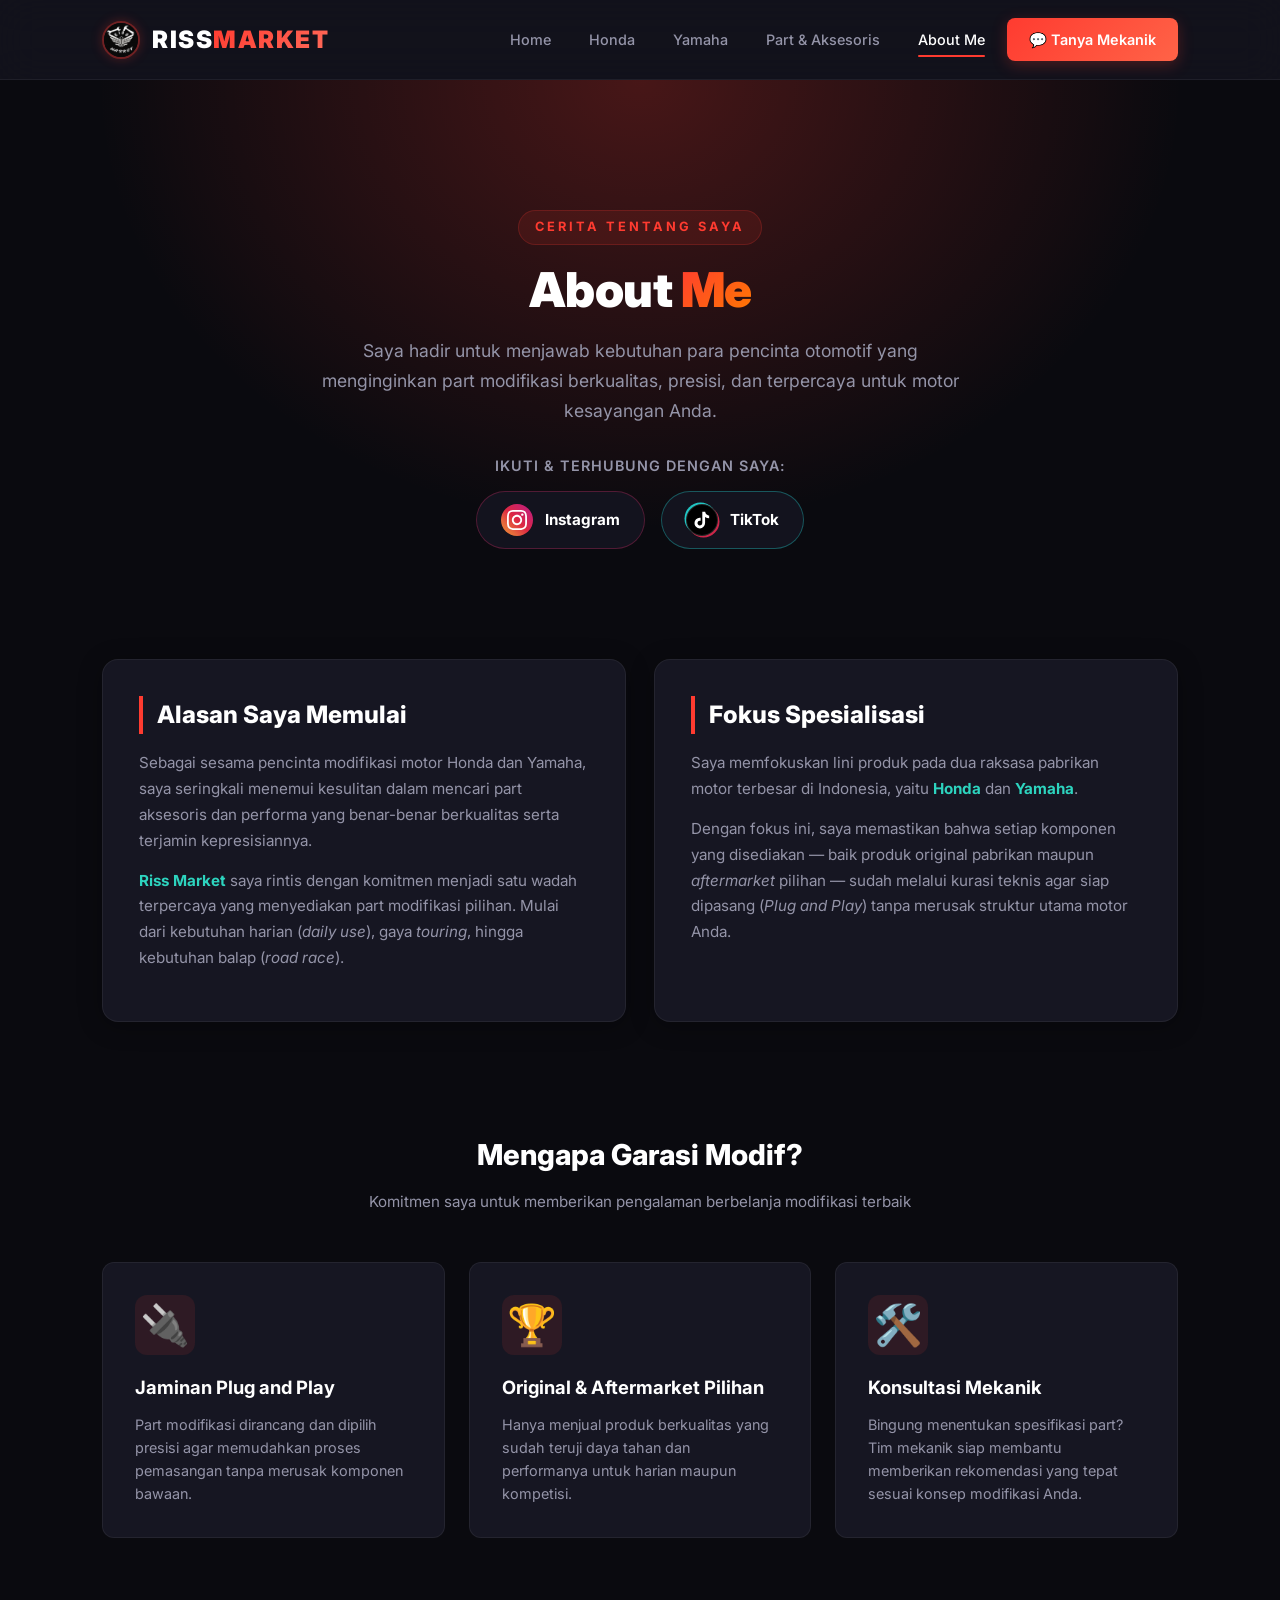
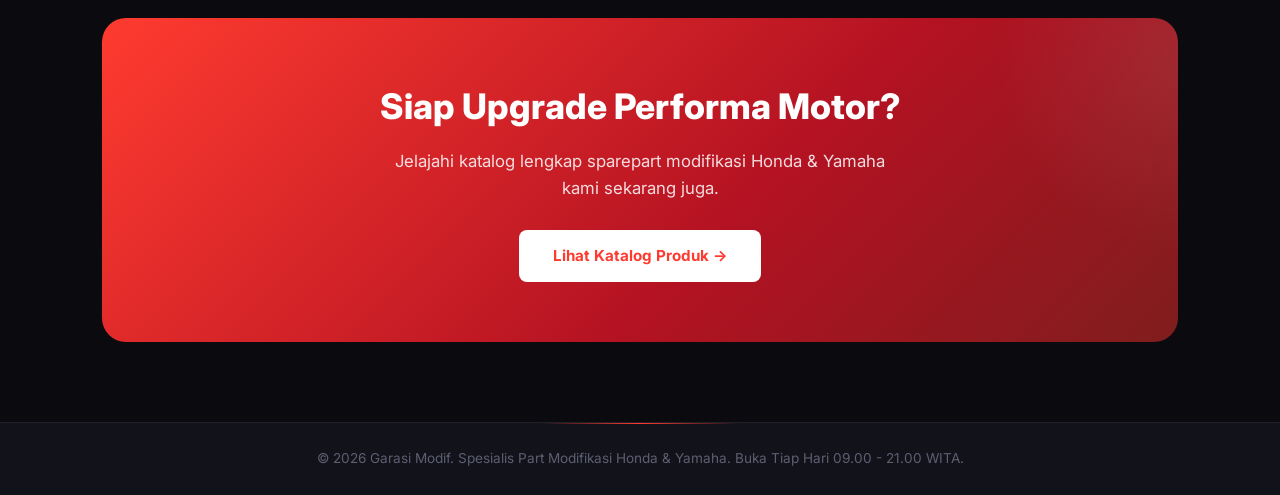
<file: aboutus.html>
<!DOCTYPE html>
<html lang="id">

<head>
    <meta charset="UTF-8">
    <meta name="viewport" content="width=device-width, initial-scale=1.0">
    <meta name="description"
        content="Tentang Saya - Profil & Cerita di Balik Garasi Modif. Spesialis part modifikasi Honda & Yamaha terpercaya.">
    <title>About Me - Garasi Modif</title>
    <link rel="stylesheet" href="style.css">
    <link rel="icon"
        href="data:image/svg+xml,<svg xmlns='http://www.w3.org/2000/svg' viewBox='0 0 100 100'><text y='.9em' font-size='90'>🔧</text></svg>">
    <style>
        /* ===== About Me Page Specific Styles ===== */
        .hero-about {
            padding: 130px 8% 60px;
            text-align: center;
            position: relative;
            overflow: hidden;
        }

        .hero-about::before {
            content: '';
            position: absolute;
            top: 0;
            left: 0;
            right: 0;
            bottom: 0;
            background: radial-gradient(ellipse at top center, var(--accent-red-glow) 0%, transparent 60%);
            z-index: 0;
        }

        .hero-about .container {
            position: relative;
            z-index: 1;
        }

        .tagline {
            display: inline-block;
            color: var(--accent-red);
            text-transform: uppercase;
            font-weight: 700;
            font-size: 0.8rem;
            letter-spacing: 3px;
            margin-bottom: 16px;
            padding: 6px 16px;
            background: rgba(255, 59, 48, 0.1);
            border: 1px solid rgba(255, 59, 48, 0.2);
            border-radius: 20px;
        }

        .hero-about h1 {
            font-size: clamp(2.2rem, 5vw, 3rem);
            font-weight: 900;
            margin-bottom: 18px;
            color: #fff;
            line-height: 1.2;
            letter-spacing: -0.5px;
            animation: fadeInUp 0.8s ease-out;
        }

        .hero-about h1 span {
            background: linear-gradient(135deg, #ff3b30, #ff7a00);
            -webkit-background-clip: text;
            -webkit-text-fill-color: transparent;
        }

        .hero-about p {
            max-width: 650px;
            margin: 0 auto 28px;
            color: var(--text-secondary);
            font-size: 1.1rem;
            line-height: 1.7;
            animation: fadeInUp 0.8s ease-out 0.15s both;
        }

        /* Social Media Icons & Links (Exclusive to About Me) */
        .about-social-wrapper {
            margin-top: 25px;
            display: flex;
            flex-direction: column;
            align-items: center;
            gap: 14px;
            animation: fadeInUp 0.8s ease-out 0.25s both;
        }

        .social-title {
            font-size: 0.9rem;
            color: var(--text-secondary);
            font-weight: 600;
            letter-spacing: 1px;
            text-transform: uppercase;
        }

        .about-social-btns {
            display: flex;
            align-items: center;
            justify-content: center;
            gap: 16px;
            flex-wrap: wrap;
        }

        .social-link-card {
            display: inline-flex;
            align-items: center;
            gap: 12px;
            padding: 12px 24px;
            border-radius: 50px;
            text-decoration: none;
            font-weight: 700;
            font-size: 0.95rem;
            color: #fff;
            transition: all 0.35s cubic-bezier(0.4, 0, 0.2, 1);
            position: relative;
            overflow: hidden;
            border: 1px solid rgba(255, 255, 255, 0.1);
            background: rgba(22, 22, 34, 0.8);
            backdrop-filter: blur(10px);
        }

        .social-link-card .social-icon-box {
            display: flex;
            align-items: center;
            justify-content: center;
            width: 32px;
            height: 32px;
            border-radius: 50%;
            transition: transform 0.35s ease;
        }

        .social-link-card svg {
            width: 20px;
            height: 20px;
            fill: currentColor;
            display: block;
        }

        /* Instagram Specific Styling */
        .social-link-card.instagram {
            border-color: rgba(225, 48, 108, 0.3);
        }

        .social-link-card.instagram .social-icon-box {
            background: linear-gradient(45deg, #f09433 0%, #e6683c 25%, #dc2743 50%, #cc2366 75%, #bc1888 100%);
            color: #ffffff;
        }

        .social-link-card.instagram:hover {
            transform: translateY(-4px) scale(1.03);
            border-color: #e1306c;
            background: linear-gradient(135deg, rgba(225, 48, 108, 0.2), rgba(188, 24, 136, 0.15));
            box-shadow: 0 10px 25px rgba(225, 48, 108, 0.35);
        }

        .social-link-card.instagram:hover .social-icon-box {
            transform: rotate(8deg) scale(1.1);
        }

        /* TikTok Specific Styling */
        .social-link-card.tiktok {
            border-color: rgba(37, 244, 238, 0.3);
        }

        .social-link-card.tiktok .social-icon-box {
            background: #000;
            color: #ffffff;
            border: 1px solid rgba(255, 255, 255, 0.15);
            box-shadow: -1.5px -1.5px 0 rgba(37, 244, 238, 0.8), 1.5px 1.5px 0 rgba(254, 44, 85, 0.8);
        }

        .social-link-card.tiktok:hover {
            transform: translateY(-4px) scale(1.03);
            border-color: #25f4ee;
            background: linear-gradient(135deg, rgba(37, 244, 238, 0.15), rgba(254, 44, 85, 0.15));
            box-shadow: 0 10px 25px rgba(254, 44, 85, 0.3), 0 0 15px rgba(37, 244, 238, 0.2);
        }

        .social-link-card.tiktok:hover .social-icon-box {
            transform: rotate(-8deg) scale(1.1);
        }

        /* Container */
        .container {
            max-width: 1100px;
            margin: 0 auto;
            padding: 0 20px;
        }

        /* Story Section */
        .story-section {
            padding: 50px 8% 70px;
        }

        .grid-2 {
            display: grid;
            grid-template-columns: 1fr 1fr;
            gap: 28px;
            align-items: stretch;
        }

        .card-custom {
            background: var(--bg-card);
            border: 1px solid var(--border-subtle);
            padding: 36px;
            border-radius: var(--radius-lg);
            box-shadow: var(--shadow-card);
            transition: var(--transition-smooth);
            position: relative;
            overflow: hidden;
        }

        .card-custom::before {
            content: '';
            position: absolute;
            top: 0;
            left: 0;
            right: 0;
            height: 3px;
            background: linear-gradient(90deg, var(--accent-red), var(--accent-teal));
            opacity: 0;
            transition: var(--transition-smooth);
        }

        .card-custom:hover {
            transform: translateY(-4px);
            border-color: rgba(255, 255, 255, 0.1);
            box-shadow: var(--shadow-hover);
        }

        .card-custom:hover::before {
            opacity: 1;
        }

        .card-custom h2 {
            font-size: 1.5rem;
            margin-bottom: 16px;
            color: #fff;
            border-left: 4px solid var(--accent-red);
            padding-left: 14px;
            font-weight: 800;
        }

        .card-custom p {
            color: var(--text-secondary);
            margin-bottom: 14px;
            font-size: 0.95rem;
            line-height: 1.7;
        }

        .card-custom p strong {
            color: var(--accent-teal);
        }

        /* Features Section */
        .features-section {
            padding: 40px 8% 80px;
        }

        .section-title {
            text-align: center;
            font-size: 1.8rem;
            font-weight: 800;
            margin-bottom: 12px;
            color: #fff;
        }

        .features-subtitle {
            text-align: center;
            color: var(--text-secondary);
            font-size: 0.95rem;
            margin-bottom: 48px;
        }

        .grid-3 {
            display: grid;
            grid-template-columns: repeat(auto-fit, minmax(280px, 1fr));
            gap: 24px;
        }

        .feature-card {
            background: var(--bg-card);
            border: 1px solid var(--border-subtle);
            padding: 32px;
            border-radius: var(--radius-md);
            transition: var(--transition-smooth);
            position: relative;
        }

        .feature-card::after {
            content: '';
            position: absolute;
            bottom: 0;
            left: 0;
            right: 0;
            height: 2px;
            background: linear-gradient(90deg, var(--accent-red), transparent);
            opacity: 0;
            transition: var(--transition-smooth);
        }

        .feature-card:hover {
            transform: translateY(-5px);
            border-color: rgba(255, 59, 48, 0.3);
            box-shadow: 0 8px 30px rgba(0, 0, 0, 0.4);
        }

        .feature-card:hover::after {
            opacity: 1;
        }

        .icon {
            font-size: 2.5rem;
            margin-bottom: 18px;
            display: inline-block;
            background: rgba(255, 59, 48, 0.1);
            width: 60px;
            height: 60px;
            line-height: 60px;
            text-align: center;
            border-radius: var(--radius-md);
        }

        .feature-card h3 {
            font-size: 1.15rem;
            color: #fff;
            margin-bottom: 10px;
            font-weight: 700;
        }

        .feature-card p {
            color: var(--text-secondary);
            font-size: 0.9rem;
            line-height: 1.6;
        }

        /* CTA Banner */
        .cta-section {
            padding: 0 8% 80px;
        }

        .cta-banner {
            background: linear-gradient(135deg, var(--accent-red) 0%, #b31222 60%, #7f1d1d 100%);
            border-radius: var(--radius-xl);
            padding: 60px 40px;
            text-align: center;
            position: relative;
            overflow: hidden;
        }

        .cta-banner::before {
            content: '';
            position: absolute;
            top: -50%;
            right: -20%;
            width: 400px;
            height: 400px;
            background: radial-gradient(circle, rgba(255, 255, 255, 0.08) 0%, transparent 70%);
            border-radius: 50%;
        }

        .cta-banner h2 {
            font-size: clamp(1.5rem, 4vw, 2.2rem);
            color: #fff;
            margin-bottom: 14px;
            font-weight: 800;
            position: relative;
        }

        .cta-banner p {
            color: rgba(255, 255, 255, 0.85);
            font-size: 1.05rem;
            margin-bottom: 28px;
            max-width: 500px;
            margin-left: auto;
            margin-right: auto;
            line-height: 1.6;
            position: relative;
        }

        .btn-cta {
            display: inline-flex;
            align-items: center;
            gap: 8px;
            background: #fff;
            color: var(--accent-red);
            padding: 14px 34px;
            border-radius: var(--radius-sm);
            font-weight: 700;
            text-decoration: none;
            transition: var(--transition-smooth);
            position: relative;
            font-size: 0.95rem;
        }

        .btn-cta:hover {
            background: #f0f0f0;
            transform: translateY(-3px) scale(1.02);
            box-shadow: 0 10px 30px rgba(0, 0, 0, 0.3);
        }

        /* Page Footer Override */
        .page-footer {
            background: var(--bg-secondary);
            border-top: 1px solid var(--border-subtle);
            padding: 25px 0;
            text-align: center;
        }

        .page-footer p {
            color: var(--text-muted);
            font-size: 0.85rem;
        }

        /* Responsive */
        @media (max-width: 768px) {
            .grid-2 {
                grid-template-columns: 1fr;
            }

            .hero-about {
                padding: 90px 5% 45px;
            }

            .about-social-btns {
                flex-direction: column;
                width: 100%;
                max-width: 300px;
            }

            .social-link-card {
                width: 100%;
                justify-content: center;
            }

            .story-section,
            .features-section,
            .cta-section {
                padding-left: 5%;
                padding-right: 5%;
            }

            .cta-banner {
                padding: 40px 25px;
            }
        }
    </style>
</head>

<body>

    <!-- Header / Navbar -->
    <header class="navbar" id="navbar">
        <a href="index.html" class="logo-container">
            <img src="images/LOGO.jpeg" alt="Riss Market Logo" class="logo-img">
            <div class="logo">Riss<span>Market</span></div>
        </a>
        <div class="hamburger" id="hamburger" onclick="toggleMenu()">
            <span></span>
            <span></span>
            <span></span>
        </div>
        <nav id="navMenu">
            <a href="index.html">Home</a>
            <a href="honda.html">Honda</a>
            <a href="yamaha.html">Yamaha</a>
            <a href="index.html#kategori">Part & Aksesoris</a>
            <a href="aboutus.html" class="active">About Me</a>
            <a href="https://wa.me/6285956423009" class="btn-head">💬 Tanya Mekanik</a>
        </nav>
    </header>

    <!-- Hero Section -->
    <section class="hero-about">
        <div class="container">
            <div class="tagline">Cerita Tentang Saya</div>
            <h1>About <span>Me</span></h1>
            <p>Saya hadir untuk menjawab kebutuhan para pencinta otomotif yang menginginkan part modifikasi berkualitas,
                presisi, dan terpercaya untuk motor kesayangan Anda.</p>

            <!-- Social Media Buttons (Instagram & TikTok) -->
            <div class="about-social-wrapper">
                <span class="social-title">Ikuti & Terhubung Dengan Saya:</span>
                <div class="about-social-btns">
                    <!-- Instagram Button -->
                    <a href="https://www.instagram.com/aris_63free" target="_blank" rel="noopener noreferrer"
                        class="social-link-card instagram" aria-label="Kunjungi Instagram Saya">
                        <span class="social-icon-box">
                            <svg viewBox="0 0 24 24" width="18" height="18">
                                <path
                                    d="M12 2.163c3.204 0 3.584.012 4.85.07 3.252.148 4.771 1.691 4.919 4.919.058 1.265.069 1.645.069 4.849 0 3.205-.012 3.584-.069 4.849-.149 3.225-1.664 4.771-4.919 4.919-1.266.058-1.644.07-4.85.07-3.204 0-3.584-.012-4.849-.07-3.26-.149-4.771-1.699-4.919-4.92-.058-1.265-.07-1.644-.07-4.849 0-3.204.013-3.583.07-4.849.149-3.227 1.664-4.771 4.919-4.919 1.266-.057 1.645-.069 4.849-.069zm0-2.163c-3.259 0-3.667.014-4.947.072-4.358.2-6.78 2.618-6.98 6.98-.059 1.281-.073 1.689-.073 4.948 0 3.259.014 3.668.072 4.948.2 4.358 2.618 6.78 6.98 6.98 1.281.058 1.689.072 4.948.072 3.259 0 3.668-.014 4.948-.072 4.354-.2 6.782-2.618 6.979-6.98.059-1.28.073-1.689.073-4.948 0-3.259-.014-3.667-.072-4.947-.196-4.354-2.617-6.78-6.979-6.98-1.281-.059-1.69-.073-4.949-.073zm0 5.838c-3.403 0-6.162 2.759-6.162 6.162s2.759 6.163 6.162 6.163 6.162-2.759 6.162-6.163c0-3.403-2.759-6.162-6.162-6.162zm0 10.162c-2.209 0-4-1.79-4-4 0-2.209 1.791-4 4-4s4 1.791 4 4c0 2.21-1.791 4-4 4zm6.406-11.845c-.796 0-1.441.645-1.441 1.44s.645 1.44 1.441 1.44c.795 0 1.439-.645 1.439-1.44s-.644-1.44-1.439-1.44z" />
                            </svg>
                        </span>
                        <span>Instagram</span>
                    </a>

                    <!-- TikTok Button -->
                    <a href="https://www.tiktok.com/@botol_balap250?is_from_webapp=1&sender_device=pc" target="_blank"
                        rel="noopener noreferrer" class="social-link-card tiktok" aria-label="Kunjungi TikTok Saya">
                        <span class="social-icon-box">
                            <svg viewBox="0 0 24 24" width="18" height="18">
                                <path
                                    d="M19.59 6.69a4.83 4.83 0 0 1-3.77-4.25V2h-3.45v13.67a2.89 2.89 0 0 1-5.2 1.74 2.89 2.89 0 0 1 2.31-4.64c.298-.002.595.042.88.13V9.4a6.33 6.33 0 0 0-1-.08A6.34 6.34 0 0 0 3 15.66a6.34 6.34 0 0 0 10.82 4.47 6.27 6.27 0 0 0 1.88-4.47V8.4a8.28 8.28 0 0 0 4.89 1.6V6.69z" />
                            </svg>
                        </span>
                        <span>TikTok</span>
                    </a>
                </div>
            </div>
        </div>
    </section>

    <!-- Main Content / Story Section -->
    <section class="story-section">
        <div class="grid-2">
            <div class="card-custom fade-in">
                <h2>Alasan Saya Memulai</h2>
                <p>Sebagai sesama pencinta modifikasi motor Honda dan Yamaha, saya seringkali menemui kesulitan dalam
                    mencari part aksesoris dan performa yang benar-benar berkualitas serta terjamin kepresisiannya.</p>
                <p><strong>Riss Market</strong> saya rintis dengan komitmen menjadi satu wadah terpercaya yang
                    menyediakan part modifikasi pilihan. Mulai dari kebutuhan harian (<em>daily use</em>), gaya
                    <em>touring</em>, hingga kebutuhan balap (<em>road race</em>).
                </p>
            </div>

            <div class="card-custom fade-in">
                <h2>Fokus Spesialisasi</h2>
                <p>Saya memfokuskan lini produk pada dua raksasa pabrikan motor terbesar di Indonesia, yaitu
                    <strong>Honda</strong> dan <strong>Yamaha</strong>.
                </p>
                <p>Dengan fokus ini, saya memastikan bahwa setiap komponen yang disediakan — baik produk original
                    pabrikan maupun <em>aftermarket</em> pilihan — sudah melalui kurasi teknis agar siap dipasang
                    (<em>Plug and Play</em>) tanpa merusak struktur utama motor Anda.</p>
            </div>
        </div>
    </section>

    <!-- Features / Value Section -->
    <section class="features-section">
        <h2 class="section-title">Mengapa Garasi Modif?</h2>
        <p class="features-subtitle">Komitmen saya untuk memberikan pengalaman berbelanja modifikasi terbaik</p>
        <div class="grid-3">
            <div class="feature-card fade-in">
                <span class="icon">🔌</span>
                <h3>Jaminan Plug and Play</h3>
                <p>Part modifikasi dirancang dan dipilih presisi agar memudahkan proses pemasangan tanpa merusak
                    komponen bawaan.</p>
            </div>
            <div class="feature-card fade-in">
                <span class="icon">🏆</span>
                <h3>Original & Aftermarket Pilihan</h3>
                <p>Hanya menjual produk berkualitas yang sudah teruji daya tahan dan performanya untuk harian maupun
                    kompetisi.</p>
            </div>
            <div class="feature-card fade-in">
                <span class="icon">🛠️</span>
                <h3>Konsultasi Mekanik</h3>
                <p>Bingung menentukan spesifikasi part? Tim mekanik siap membantu memberikan rekomendasi yang tepat
                    sesuai konsep modifikasi Anda.</p>
            </div>
        </div>
    </section>

    <!-- CTA Section -->
    <section class="cta-section">
        <div class="cta-banner fade-in">
            <h2>Siap Upgrade Performa Motor?</h2>
            <p>Jelajahi katalog lengkap sparepart modifikasi Honda & Yamaha kami sekarang juga.</p>
            <a href="index.html#kategori" class="btn-cta">Lihat Katalog Produk →</a>
        </div>
    </section>

    <!-- Footer -->
    <footer class="page-footer">
        <div class="container">
            <p>&copy; 2026 Garasi Modif. Spesialis Part Modifikasi Honda & Yamaha. Buka Tiap Hari 09.00 - 21.00 WITA.
            </p>
        </div>
    </footer>

    <script>
        // Hamburger menu toggle
        function toggleMenu() {
            document.getElementById('hamburger').classList.toggle('active');
            document.getElementById('navMenu').classList.toggle('open');
        }

        document.querySelectorAll('#navMenu a').forEach(link => {
            link.addEventListener('click', () => {
                document.getElementById('hamburger').classList.remove('active');
                document.getElementById('navMenu').classList.remove('open');
            });
        });

        // Navbar scroll effect
        window.addEventListener('scroll', () => {
            const navbar = document.getElementById('navbar');
            navbar.classList.toggle('scrolled', window.scrollY > 50);
        });

        // Scroll reveal animations
        const observer = new IntersectionObserver((entries) => {
            entries.forEach((entry, i) => {
                if (entry.isIntersecting) {
                    setTimeout(() => entry.target.classList.add('visible'), i * 100);
                    observer.unobserve(entry.target);
                }
            });
        }, { threshold: 0.15, rootMargin: '0px 0px -50px 0px' });

        document.querySelectorAll('.fade-in').forEach(el => observer.observe(el));
    </script>

</body>

</html>
</file>
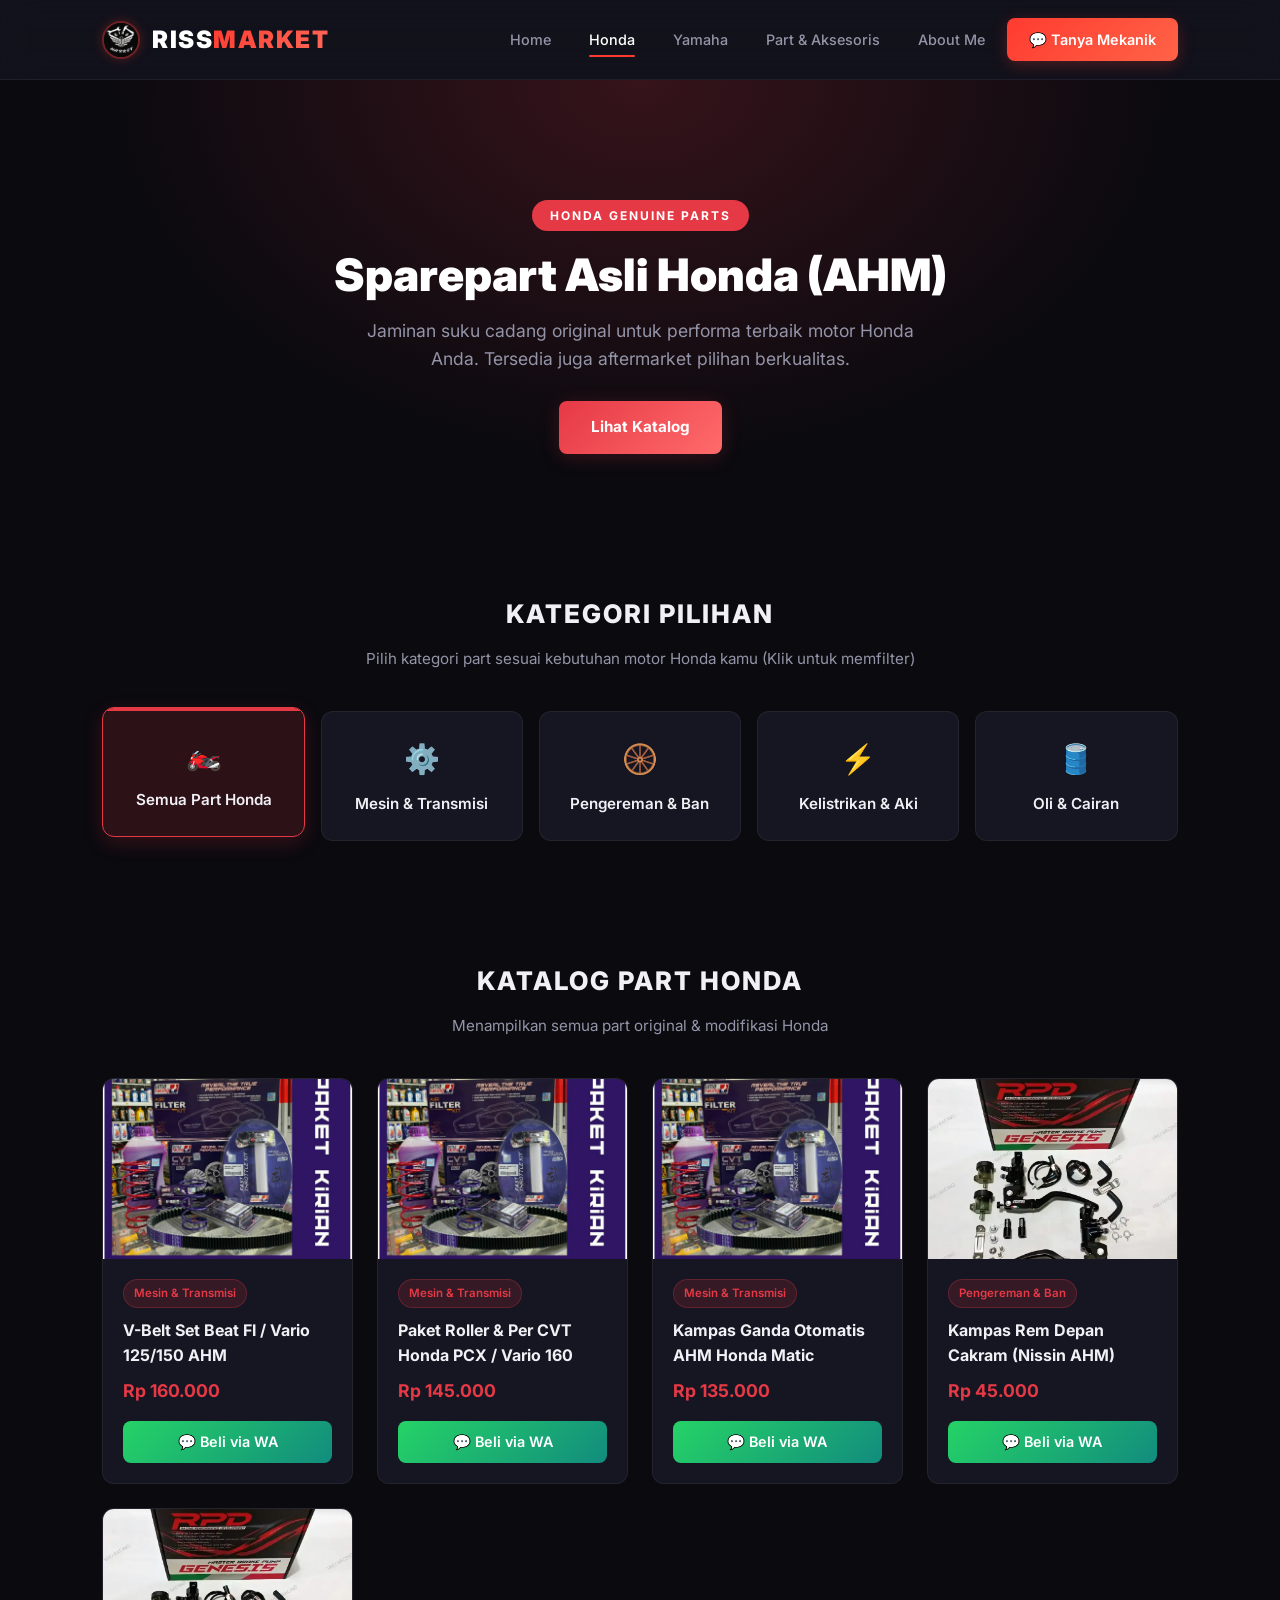
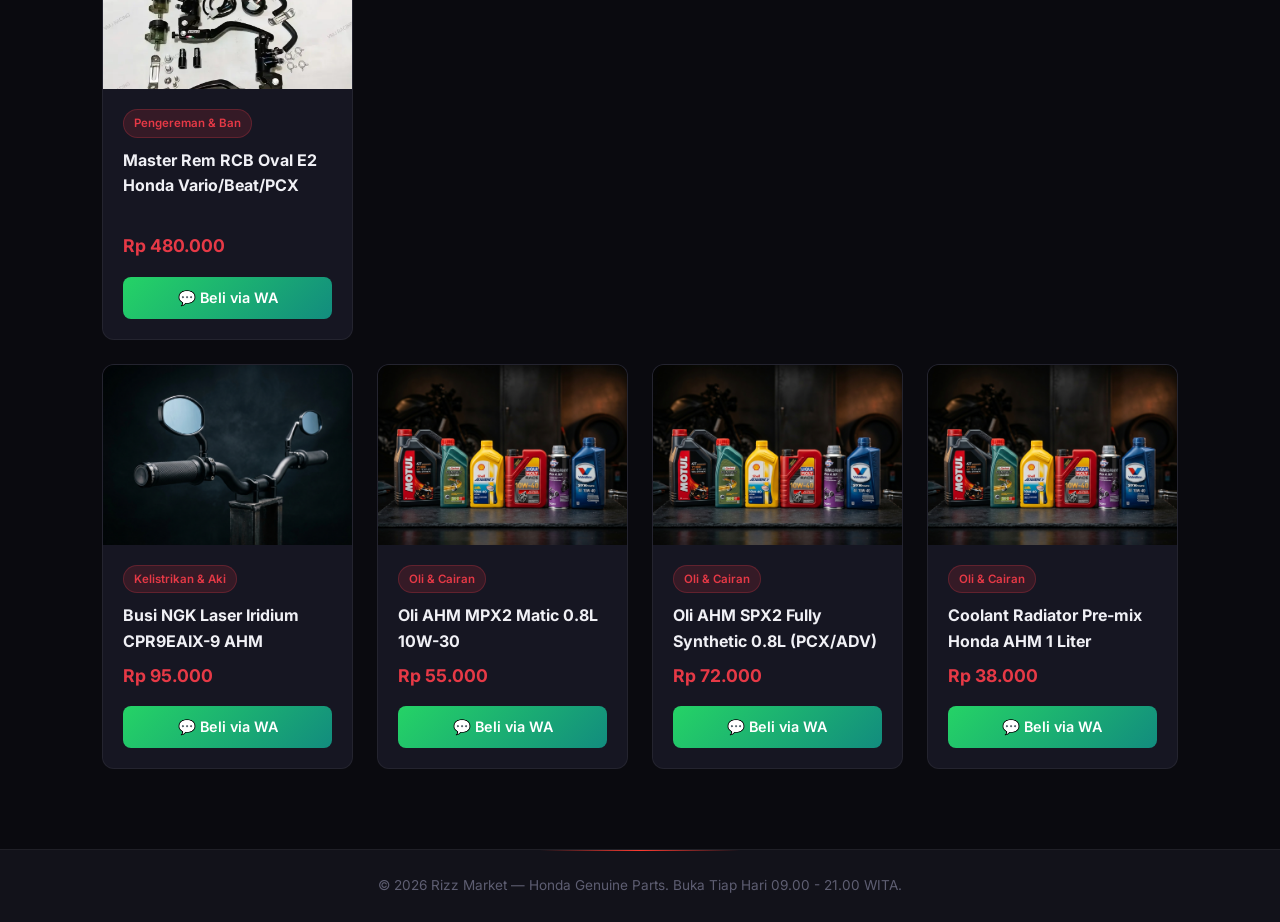
<file: honda.html>
<!DOCTYPE html>
<html lang="id">
<head>
    <meta charset="UTF-8">
    <meta name="viewport" content="width=device-width, initial-scale=1.0">
    <meta name="description" content="Sparepart dan aksesoris Honda original dan aftermarket terpilih. Vario, Beat, Scoopy, PCX - Garasi Modif.">
    <title>Honda Parts - Garasi Modif</title>
    <link rel="stylesheet" href="style.css">
    <link rel="icon" href="data:image/svg+xml,<svg xmlns='http://www.w3.org/2000/svg' viewBox='0 0 100 100'><text y='.9em' font-size='90'>🔧</text></svg>">
    <style>
        /* ===== Honda Page Specific Styles ===== */

        .hero-honda {
            position: relative;
            padding: 120px 8% 80px;
            text-align: center;
            overflow: hidden;
        }

        .hero-honda::before {
            content: '';
            position: absolute;
            top: 0; left: 0; right: 0; bottom: 0;
            background: radial-gradient(ellipse at center top, var(--honda-red-glow) 0%, transparent 60%);
            z-index: 0;
        }

        .hero-honda .hero-inner {
            position: relative;
            z-index: 1;
        }

        .hero-badge {
            display: inline-block;
            background: var(--honda-red);
            color: #fff;
            padding: 6px 18px;
            border-radius: 20px;
            font-size: 0.75rem;
            font-weight: 700;
            letter-spacing: 2px;
            text-transform: uppercase;
            margin-bottom: 18px;
        }

        .hero-honda h1 {
            font-size: clamp(2rem, 5vw, 2.8rem);
            font-weight: 900;
            color: #fff;
            margin-bottom: 14px;
            line-height: 1.2;
            animation: fadeInUp 0.8s ease-out;
        }

        .hero-honda p {
            color: var(--text-secondary);
            font-size: 1.1rem;
            max-width: 550px;
            margin: 0 auto 28px;
            animation: fadeInUp 0.8s ease-out 0.15s both;
        }

        .hero-honda .btn-primary {
            background: linear-gradient(135deg, var(--honda-red), #ff6b6b);
            box-shadow: 0 4px 20px var(--honda-red-glow);
        }

        .hero-honda .btn-primary:hover {
            box-shadow: 0 8px 35px rgba(230, 57, 70, 0.4);
        }

        /* Kategori Section */
        .kategori-section {
            padding: 60px 8%;
            text-align: center;
        }

        .kategori-section h2 {
            font-size: 1.6rem;
            font-weight: 800;
            margin-bottom: 12px;
            text-transform: uppercase;
            letter-spacing: 2px;
            color: var(--text-primary);
        }

        .kategori-grid {
            display: grid;
            grid-template-columns: repeat(auto-fit, minmax(200px, 1fr));
            gap: 16px;
            margin-top: 30px;
        }

        .kategori-card {
            background: var(--bg-card);
            border: 1px solid var(--border-subtle);
            padding: 24px 20px;
            border-radius: var(--radius-md);
            font-weight: 600;
            color: var(--text-primary);
            font-size: 0.95rem;
            transition: var(--transition-smooth);
            cursor: pointer;
            position: relative;
            overflow: hidden;
        }

        .kategori-card::before {
            content: '';
            position: absolute;
            top: 0; left: 0; right: 0;
            height: 3px;
            background: var(--honda-red);
            transform: scaleX(0);
            transition: transform var(--transition-smooth);
        }

        .kategori-card:hover {
            transform: translateY(-4px);
            border-color: rgba(230, 57, 70, 0.3);
            box-shadow: 0 8px 25px rgba(0, 0, 0, 0.3);
        }

        .kategori-card:hover::before {
            transform: scaleX(1);
        }

        .kategori-card.active {
            border-color: var(--honda-red);
            background: rgba(230, 57, 70, 0.15);
            box-shadow: 0 6px 20px var(--honda-red-glow);
            transform: translateY(-4px);
        }

        .kategori-card.active::before {
            transform: scaleX(1);
        }

        .tag-kategori-honda {
            display: inline-block;
            font-size: 0.72rem;
            background: rgba(230, 57, 70, 0.15);
            color: var(--honda-red);
            padding: 4px 10px;
            border-radius: 15px;
            font-weight: 600;
            margin-bottom: 10px;
            border: 1px solid rgba(230, 57, 70, 0.25);
            width: fit-content;
        }

        .empty-filter-honda {
            grid-column: 1 / -1;
            text-align: center;
            padding: 50px 20px;
            color: var(--text-muted);
            display: none;
        }

        .empty-filter-honda.visible {
            display: block;
        }

        .kategori-icon {
            font-size: 1.8rem;
            display: block;
            margin-bottom: 10px;
        }

        /* Produk Section */
        .produk-section {
            padding: 60px 8% 80px;
        }

        .produk-section h2 {
            text-align: center;
            font-size: 1.6rem;
            font-weight: 800;
            margin-bottom: 12px;
            text-transform: uppercase;
            letter-spacing: 2px;
            color: var(--text-primary);
        }

        .produk-grid {
            display: grid;
            grid-template-columns: repeat(auto-fit, minmax(240px, 1fr));
            gap: 24px;
            margin-top: 35px;
        }

        .produk-card {
            background: var(--bg-card);
            border: 1px solid var(--border-subtle);
            border-radius: var(--radius-md);
            overflow: hidden;
            transition: var(--transition-smooth);
            display: flex;
            flex-direction: column;
        }

        .produk-card:hover {
            transform: translateY(-6px);
            box-shadow: var(--shadow-hover);
            border-color: rgba(255, 255, 255, 0.1);
        }

        .produk-card .produk-img {
            width: 100%;
            height: 180px;
            object-fit: cover;
            display: block;
            background: var(--bg-secondary);
            transition: transform 0.5s cubic-bezier(0.4, 0, 0.2, 1);
        }

        .produk-card .img-wrapper {
            overflow: hidden;
        }

        .produk-card:hover .produk-img {
            transform: scale(1.07);
        }

        .produk-card .card-info {
            padding: 20px;
            flex: 1;
            display: flex;
            flex-direction: column;
        }

        .produk-card h3 {
            font-size: 1rem;
            font-weight: 700;
            color: var(--text-primary);
            margin-bottom: 8px;
        }

        .produk-card .harga {
            color: var(--honda-red);
            font-size: 1.1rem;
            font-weight: 700;
            margin-bottom: 16px;
            margin-top: auto;
        }

        .btn-wa-buy {
            display: flex;
            align-items: center;
            justify-content: center;
            gap: 8px;
            background: linear-gradient(135deg, #25d366, #128c7e);
            color: #fff;
            border: none;
            padding: 12px 16px;
            border-radius: var(--radius-sm);
            cursor: pointer;
            width: 100%;
            font-weight: 600;
            font-size: 0.9rem;
            font-family: 'Inter', sans-serif;
            transition: var(--transition-smooth);
        }

        .btn-wa-buy:hover {
            transform: translateY(-2px);
            box-shadow: 0 4px 15px var(--accent-green-glow);
        }

        /* Page Footer */
        .page-footer {
            background: var(--bg-secondary);
            border-top: 1px solid var(--border-subtle);
            padding: 25px 8%;
            text-align: center;
        }

        .page-footer p {
            color: var(--text-muted);
            font-size: 0.85rem;
        }

        @media (max-width: 768px) {
            .hero-honda {
                padding: 80px 5% 50px;
            }

            .kategori-section,
            .produk-section {
                padding-left: 5%;
                padding-right: 5%;
            }
        }
    </style>
</head>
<body>

    <!-- Header / Navbar -->
    <header class="navbar" id="navbar">
        <a href="index.html" class="logo-container">
            <img src="images/LOGO.jpeg" alt="Riss Market Logo" class="logo-img">
            <div class="logo">Riss<span>Market</span></div>
        </a>
        <div class="hamburger" id="hamburger" onclick="toggleMenu()">
            <span></span>
            <span></span>
            <span></span>
        </div>
        <nav id="navMenu">
            <a href="index.html">Home</a>
            <a href="honda.html" class="active">Honda</a>
            <a href="yamaha.html">Yamaha</a>
            <a href="index.html#kategori">Part & Aksesoris</a>
            <a href="aboutus.html">About Me</a>
            <a href="https://wa.me/6285956423009" class="btn-head">💬 Tanya Mekanik</a>
        </nav>
    </header>

    <!-- Hero Banner -->
    <section class="hero-honda">
        <div class="hero-inner">
            <span class="hero-badge">Honda Genuine Parts</span>
            <h1>Sparepart Asli Honda (AHM)</h1>
            <p>Jaminan suku cadang original untuk performa terbaik motor Honda Anda. Tersedia juga aftermarket pilihan berkualitas.</p>
            <a href="#produk" class="btn-primary">Lihat Katalog</a>
        </div>
    </section>

    <!-- Kategori Sparepart -->
    <section class="kategori-section">
        <h2>Kategori Pilihan</h2>
        <p class="section-subtitle">Pilih kategori part sesuai kebutuhan motor Honda kamu (Klik untuk memfilter)</p>
        <div class="kategori-grid">
            <div class="kategori-card active fade-in" onclick="filterKategoriHonda('semua', this)">
                <span class="kategori-icon">🏍️</span>
                Semua Part Honda
            </div>
            <div class="kategori-card fade-in" onclick="filterKategoriHonda('mesin', this)">
                <span class="kategori-icon">⚙️</span>
                Mesin & Transmisi
            </div>
            <div class="kategori-card fade-in" onclick="filterKategoriHonda('rem', this)">
                <span class="kategori-icon">🛞</span>
                Pengereman & Ban
            </div>
            <div class="kategori-card fade-in" onclick="filterKategoriHonda('kelistrikan', this)">
                <span class="kategori-icon">⚡</span>
                Kelistrikan & Aki
            </div>
            <div class="kategori-card fade-in" onclick="filterKategoriHonda('oli', this)">
                <span class="kategori-icon">🛢️</span>
                Oli & Cairan
            </div>
        </div>
    </section>

    <!-- Daftar Produk -->
    <section id="produk" class="produk-section">
        <h2>Katalog Part Honda</h2>
        <p class="section-subtitle" id="kategoriSubtitle" style="text-align:center;">Menampilkan semua part original & modifikasi Honda</p>
        <div class="produk-grid" id="hondaProductGrid">
            
            <!-- Mesin 1 -->
            <div class="produk-card fade-in" data-kategori="mesin">
                <div class="img-wrapper">
                    <img src="images/kirian.jpg" alt="V-Belt Set AHM" class="produk-img">
                </div>
                <div class="card-info">
                    <span class="tag-kategori-honda">Mesin & Transmisi</span>
                    <h3>V-Belt Set Beat FI / Vario 125/150 AHM</h3>
                    <p class="harga">Rp 160.000</p>
                    <button class="btn-wa-buy" onclick="pesanWA('V-Belt Set Beat FI / Vario 125/150 AHM')">💬 Beli via WA</button>
                </div>
            </div>

            <!-- Mesin 2 -->
            <div class="produk-card fade-in" data-kategori="mesin">
                <div class="img-wrapper">
                    <img src="images/kirian.jpg" alt="Paket Kirian CVT Vario" class="produk-img">
                </div>
                <div class="card-info">
                    <span class="tag-kategori-honda">Mesin & Transmisi</span>
                    <h3>Paket Roller & Per CVT Honda PCX / Vario 160</h3>
                    <p class="harga">Rp 145.000</p>
                    <button class="btn-wa-buy" onclick="pesanWA('Paket Roller & Per CVT Honda PCX / Vario 160')">💬 Beli via WA</button>
                </div>
            </div>

            <!-- Mesin 3 -->
            <div class="produk-card fade-in" data-kategori="mesin">
                <div class="img-wrapper">
                    <img src="images/kirian.jpg" alt="Kampas Ganda Otomatis" class="produk-img">
                </div>
                <div class="card-info">
                    <span class="tag-kategori-honda">Mesin & Transmisi</span>
                    <h3>Kampas Ganda Otomatis AHM Honda Matic</h3>
                    <p class="harga">Rp 135.000</p>
                    <button class="btn-wa-buy" onclick="pesanWA('Kampas Ganda Otomatis AHM Honda Matic')">💬 Beli via WA</button>
                </div>
            </div>

            <!-- Rem 1 -->
            <div class="produk-card fade-in" data-kategori="rem">
                <div class="img-wrapper">
                    <img src="images/masterem.webp" alt="Kampas Rem Depan" class="produk-img">
                </div>
                <div class="card-info">
                    <span class="tag-kategori-honda">Pengereman & Ban</span>
                    <h3>Kampas Rem Depan Cakram (Nissin AHM)</h3>
                    <p class="harga">Rp 45.000</p>
                    <button class="btn-wa-buy" onclick="pesanWA('Kampas Rem Depan Cakram (Nissin AHM)')">💬 Beli via WA</button>
                </div>
            </div>

            <!-- Rem 2 -->
            <div class="produk-card fade-in" data-kategori="rem">
                <div class="img-wrapper">
                    <img src="images/masterem.webp" alt="Master Rem RCB" class="produk-img">
                </div>
                <div class="card-info">
                    <span class="tag-kategori-honda">Pengereman & Ban</span>
                    <h3>Master Rem RCB Oval E2 Honda Vario/Beat/PCX</h3>
                    <p class="harga">Rp 480.000</p>
                    <button class="btn-wa-buy" onclick="pesanWA('Master Rem RCB Oval E2 Honda Vario/Beat/PCX')">💬 Beli via WA</button>
                </div>
            </div>

            <!-- Rem 3 -->
            <div class="produk-card fade-in" data-kategori="rem">
                <div class="img-wrapper">
                    <img src="images/velg_racing.jpg" alt="Piringan Cakram TDR" class="produk-img">
                </div>
                <div class="card-info">
                    <span class="tag-kategori-honda">Pengereman & Ban</span>
                    <h3>Piringan Cakram TDR Floating Vario 160 (260mm)</h3>
                    <p class="harga">Rp 320.000</p>
                    <button class="btn-wa-buy" onclick="pesanWA('Piringan Cakram TDR Floating Vario 160')">💬 Beli via WA</button>
                </div>
            </div>

            <!-- Kelistrikan 1 -->
            <div class="produk-card fade-in" data-kategori="kelistrikan">
                <div class="img-wrapper">
                    <img src="images/shok.jpg" alt="Busi Honda AHM" class="produk-img">
                </div>
                <div class="card-info">
                    <span class="tag-kategori-honda">Kelistrikan & Aki</span>
                    <h3>Busi NGK CPR9EA-9 Original AHM</h3>
                    <p class="harga">Rp 25.000</p>
                    <button class="btn-wa-buy" onclick="pesanWA('Busi NGK CPR9EA-9 Original AHM')">💬 Beli via WA</button>
                </div>
            </div>

            <!-- Kelistrikan 2 -->
            <div class="produk-card fade-in" data-kategori="kelistrikan">
                <div class="img-wrapper">
                    <img src="images/lampu_led.jpg" alt="Lampu LED Projie" class="produk-img">
                </div>
                <div class="card-info">
                    <span class="tag-kategori-honda">Kelistrikan & Aki</span>
                    <h3>Lampu LED Projie Headlamp Honda Beat/Vario</h3>
                    <p class="harga">Rp 350.000</p>
                    <button class="btn-wa-buy" onclick="pesanWA('Lampu LED Projie Headlamp Honda Beat/Vario')">💬 Beli via WA</button>
                </div>
            </div>

            <!-- Kelistrikan 3 -->
            <div class="produk-card fade-in" data-kategori="kelistrikan">
                <div class="img-wrapper">
                    <img src="images/handlebar.jpg" alt="Busi Laser Iridium" class="produk-img">
                </div>
                <div class="card-info">
                    <span class="tag-kategori-honda">Kelistrikan & Aki</span>
                    <h3>Busi NGK Laser Iridium CPR9EAIX-9 AHM</h3>
                    <p class="harga">Rp 95.000</p>
                    <button class="btn-wa-buy" onclick="pesanWA('Busi NGK Laser Iridium CPR9EAIX-9 AHM')">💬 Beli via WA</button>
                </div>
            </div>

            <!-- Oli 1 -->
            <div class="produk-card fade-in" data-kategori="oli">
                <div class="img-wrapper">
                    <img src="images/oli_mesin.jpg" alt="Oli AHM MPX2" class="produk-img">
                </div>
                <div class="card-info">
                    <span class="tag-kategori-honda">Oli & Cairan</span>
                    <h3>Oli AHM MPX2 Matic 0.8L 10W-30</h3>
                    <p class="harga">Rp 55.000</p>
                    <button class="btn-wa-buy" onclick="pesanWA('Oli AHM MPX2 Matic 0.8L 10W-30')">💬 Beli via WA</button>
                </div>
            </div>

            <!-- Oli 2 -->
            <div class="produk-card fade-in" data-kategori="oli">
                <div class="img-wrapper">
                    <img src="images/oli_mesin.jpg" alt="Oli AHM SPX2" class="produk-img">
                </div>
                <div class="card-info">
                    <span class="tag-kategori-honda">Oli & Cairan</span>
                    <h3>Oli AHM SPX2 Fully Synthetic 0.8L (PCX/ADV)</h3>
                    <p class="harga">Rp 72.000</p>
                    <button class="btn-wa-buy" onclick="pesanWA('Oli AHM SPX2 Fully Synthetic 0.8L')">💬 Beli via WA</button>
                </div>
            </div>

            <!-- Oli 3 -->
            <div class="produk-card fade-in" data-kategori="oli">
                <div class="img-wrapper">
                    <img src="images/oli_mesin.jpg" alt="Coolant Radiator AHM" class="produk-img">
                </div>
                <div class="card-info">
                    <span class="tag-kategori-honda">Oli & Cairan</span>
                    <h3>Coolant Radiator Pre-mix Honda AHM 1 Liter</h3>
                    <p class="harga">Rp 38.000</p>
                    <button class="btn-wa-buy" onclick="pesanWA('Coolant Radiator Pre-mix Honda AHM 1 Liter')">💬 Beli via WA</button>
                </div>
            </div>

            <!-- Empty State -->
            <div class="empty-filter-honda" id="emptyNotice">
                <p style="font-size:2rem; margin-bottom:8px;">😕</p>
                <h3 style="color:var(--text-secondary); margin-bottom:8px;">Tidak ada part di kategori ini</h3>
                <p>Silakan hubungi mekanik kami untuk cek part khusus Honda lainnya.</p>
            </div>

        </div>
    </section>

    <!-- Footer -->
    <footer class="page-footer">
        <p>&copy; 2026 Rizz Market — Honda Genuine Parts. Buka Tiap Hari 09.00 - 21.00 WITA.</p>
    </footer>

    <!-- JavaScript -->
    <script>
        const WA_NUMBER = "6285956423009";

        function pesanWA(namaProduk) {
            const pesan = `Halo Rizz Market, saya ingin membeli sparepart Honda: *${namaProduk}*. Apakah stok masih tersedia?`;
            window.open(`https://wa.me/${WA_NUMBER}?text=${encodeURIComponent(pesan)}`, '_blank');
        }

        // Filter Kategori Honda
        function filterKategoriHonda(kategori, el) {
            // Update active state di kategori card
            document.querySelectorAll('.kategori-card').forEach(card => card.classList.remove('active'));
            if (el) el.classList.add('active');

            const categoryNames = {
                'semua': 'semua part original & modifikasi Honda',
                'mesin': 'kategori Mesin & Transmisi',
                'rem': 'kategori Pengereman & Ban',
                'kelistrikan': 'kategori Kelistrikan & Aki',
                'oli': 'kategori Oli & Cairan'
            };

            const subtitle = document.getElementById('kategoriSubtitle');
            if (subtitle) {
                subtitle.textContent = `Menampilkan ${categoryNames[kategori] || 'kategori terpilih'}`;
            }

            const cards = document.querySelectorAll('#hondaProductGrid .produk-card');
            let visibleCount = 0;

            cards.forEach(card => {
                const cardKat = card.dataset.kategori;
                if (kategori === 'semua' || cardKat === kategori) {
                    card.style.display = 'flex';
                    card.style.opacity = '0';
                    card.style.transform = 'translateY(15px)';
                    setTimeout(() => {
                        card.style.transition = 'opacity 0.35s ease, transform 0.35s ease';
                        card.style.opacity = '1';
                        card.style.transform = 'translateY(0)';
                    }, 40);
                    visibleCount++;
                } else {
                    card.style.display = 'none';
                }
            });

            const emptyNotice = document.getElementById('emptyNotice');
            if (emptyNotice) {
                emptyNotice.classList.toggle('visible', visibleCount === 0);
            }
        }

        // Hamburger menu toggle
        function toggleMenu() {
            document.getElementById('hamburger').classList.toggle('active');
            document.getElementById('navMenu').classList.toggle('open');
        }

        document.querySelectorAll('#navMenu a').forEach(link => {
            link.addEventListener('click', () => {
                document.getElementById('hamburger').classList.remove('active');
                document.getElementById('navMenu').classList.remove('open');
            });
        });

        // Navbar scroll effect
        window.addEventListener('scroll', () => {
            document.getElementById('navbar').classList.toggle('scrolled', window.scrollY > 50);
        });

        // Scroll reveal
        const observer = new IntersectionObserver((entries) => {
            entries.forEach((entry, i) => {
                if (entry.isIntersecting) {
                    setTimeout(() => entry.target.classList.add('visible'), i * 100);
                    observer.unobserve(entry.target);
                }
            });
        }, { threshold: 0.15, rootMargin: '0px 0px -50px 0px' });

        document.querySelectorAll('.fade-in').forEach(el => observer.observe(el));
    </script>

</body>
</html>
</file>
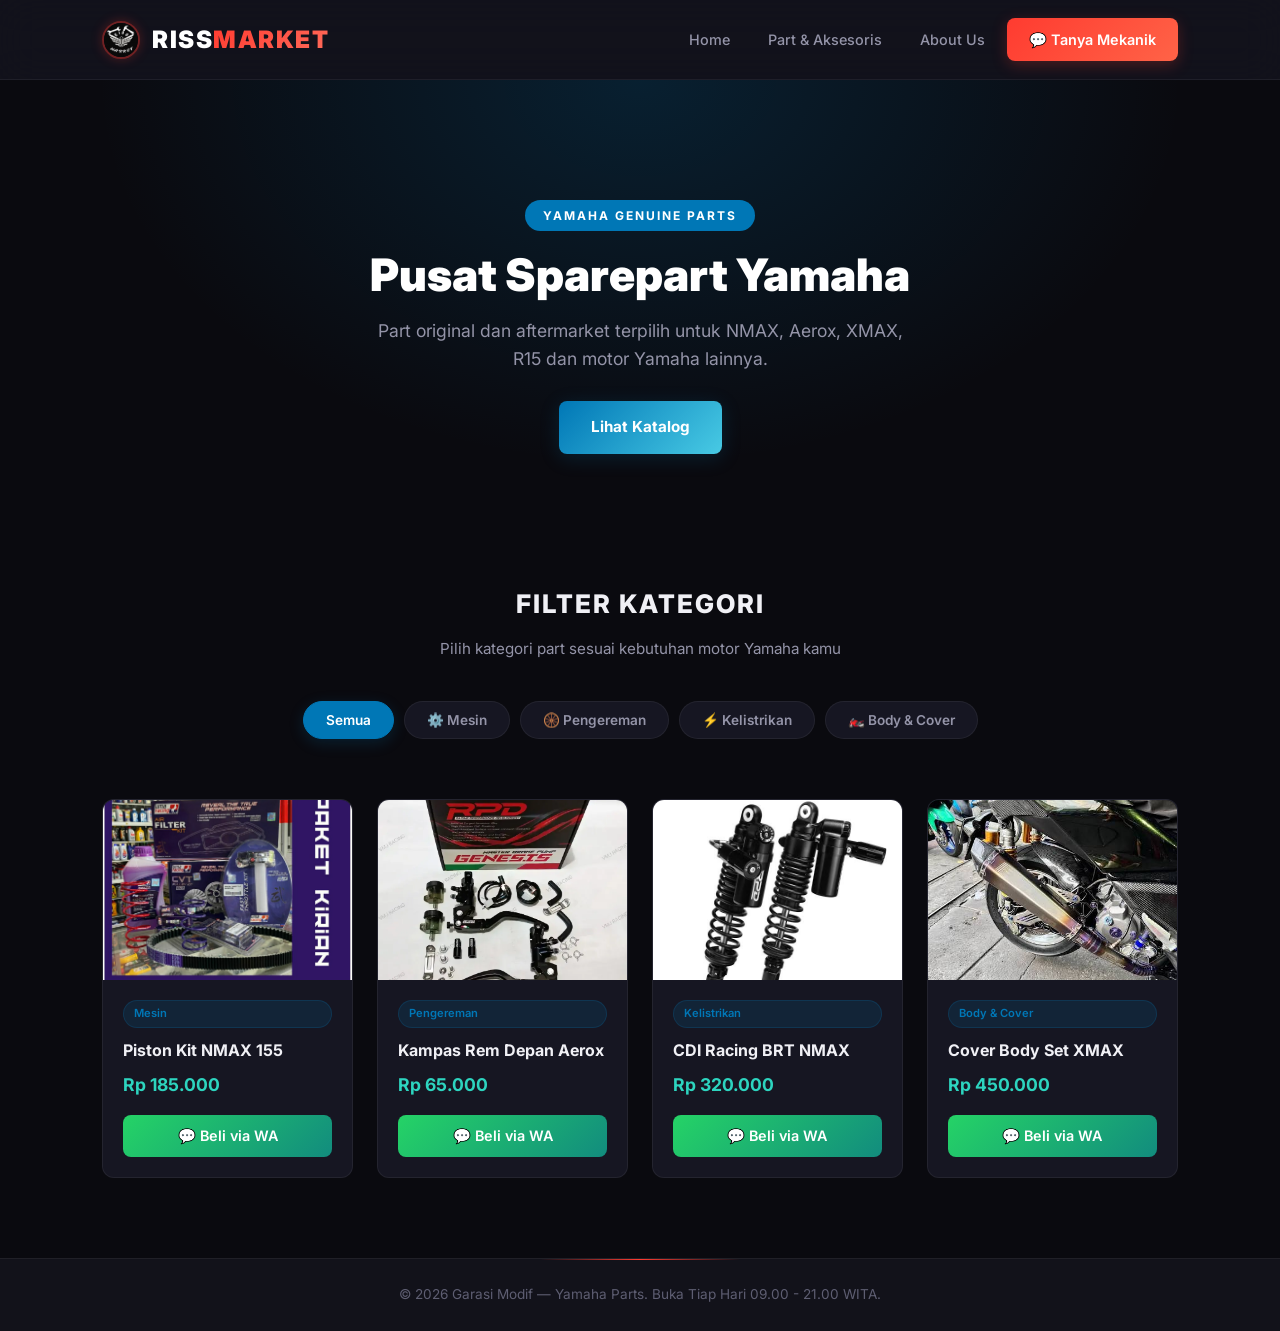
<file: yamaha.html>
<!DOCTYPE html>
<html lang="id">

<head>
    <meta charset="UTF-8">
    <meta name="viewport" content="width=device-width, initial-scale=1.0">
    <meta name="description"
        content="Sparepart dan aksesoris Yamaha original dan aftermarket terpilih. NMAX, Aerox, XMAX, R15 - Garasi Modif.">
    <title>Yamaha Parts - Garasi Modif</title>
    <link rel="stylesheet" href="style.css">
    <link rel="icon"
        href="data:image/svg+xml,<svg xmlns='http://www.w3.org/2000/svg' viewBox='0 0 100 100'><text y='.9em' font-size='90'>🔧</text></svg>">
    <style>
        /* ===== Yamaha Page Specific Styles ===== */

        .hero-yamaha {
            position: relative;
            padding: 120px 8% 80px;
            text-align: center;
            overflow: hidden;
        }

        .hero-yamaha::before {
            content: '';
            position: absolute;
            top: 0;
            left: 0;
            right: 0;
            bottom: 0;
            background: radial-gradient(ellipse at center top, var(--yamaha-blue-glow) 0%, transparent 60%);
            z-index: 0;
        }

        .hero-yamaha .hero-inner {
            position: relative;
            z-index: 1;
        }

        .hero-badge {
            display: inline-block;
            background: var(--yamaha-blue);
            color: #fff;
            padding: 6px 18px;
            border-radius: 20px;
            font-size: 0.75rem;
            font-weight: 700;
            letter-spacing: 2px;
            text-transform: uppercase;
            margin-bottom: 18px;
        }

        .hero-yamaha h1 {
            font-size: clamp(2rem, 5vw, 2.8rem);
            font-weight: 900;
            color: #fff;
            margin-bottom: 14px;
            line-height: 1.2;
            animation: fadeInUp 0.8s ease-out;
        }

        .hero-yamaha p {
            color: var(--text-secondary);
            font-size: 1.1rem;
            max-width: 550px;
            margin: 0 auto 28px;
            animation: fadeInUp 0.8s ease-out 0.15s both;
        }

        .hero-yamaha .btn-primary {
            background: linear-gradient(135deg, var(--yamaha-blue), #48cae4);
            box-shadow: 0 4px 20px var(--yamaha-blue-glow);
        }

        .hero-yamaha .btn-primary:hover {
            box-shadow: 0 8px 35px rgba(0, 119, 182, 0.4);
        }

        /* Filter Kategori */
        .filter-section {
            padding: 50px 8% 20px;
            text-align: center;
        }

        .filter-section h2 {
            font-size: 1.6rem;
            font-weight: 800;
            margin-bottom: 12px;
            text-transform: uppercase;
            letter-spacing: 2px;
            color: var(--text-primary);
        }

        .filter-container {
            display: flex;
            justify-content: center;
            gap: 10px;
            margin-top: 28px;
            flex-wrap: wrap;
        }

        .filter-btn {
            background: var(--bg-card);
            border: 1px solid var(--border-subtle);
            padding: 10px 22px;
            border-radius: 25px;
            cursor: pointer;
            font-weight: 600;
            color: var(--text-secondary);
            font-size: 0.85rem;
            font-family: 'Inter', sans-serif;
            transition: var(--transition-smooth);
        }

        .filter-btn:hover,
        .filter-btn.active {
            background: var(--yamaha-blue);
            color: #fff;
            border-color: var(--yamaha-blue);
            box-shadow: 0 4px 15px var(--yamaha-blue-glow);
        }

        /* Produk Section */
        .produk-section {
            padding: 40px 8% 80px;
        }

        .produk-grid {
            display: grid;
            grid-template-columns: repeat(auto-fit, minmax(240px, 1fr));
            gap: 24px;
        }

        .produk-card {
            background: var(--bg-card);
            border: 1px solid var(--border-subtle);
            border-radius: var(--radius-md);
            overflow: hidden;
            transition: var(--transition-smooth);
            display: flex;
            flex-direction: column;
        }

        .produk-card:hover {
            transform: translateY(-6px);
            box-shadow: var(--shadow-hover);
            border-color: rgba(255, 255, 255, 0.1);
        }

        .produk-card .img-wrapper {
            overflow: hidden;
        }

        .produk-card .produk-img {
            width: 100%;
            height: 180px;
            object-fit: cover;
            display: block;
            background: var(--bg-secondary);
            transition: transform 0.5s cubic-bezier(0.4, 0, 0.2, 1);
        }

        .produk-card:hover .produk-img {
            transform: scale(1.07);
        }

        .tag-kategori {
            display: inline-block;
            font-size: 0.7rem;
            background: rgba(0, 119, 182, 0.15);
            color: var(--yamaha-blue);
            padding: 4px 10px;
            border-radius: 15px;
            font-weight: 600;
            margin-bottom: 10px;
            border: 1px solid rgba(0, 119, 182, 0.2);
        }

        .produk-card .card-info {
            padding: 20px;
            flex: 1;
            display: flex;
            flex-direction: column;
            text-align: left;
        }

        .produk-card h3 {
            font-size: 1rem;
            color: var(--text-primary);
            margin-bottom: 8px;
            font-weight: 700;
        }

        .produk-card .harga {
            color: var(--accent-teal);
            font-size: 1.1rem;
            font-weight: 700;
            margin-bottom: 16px;
            margin-top: auto;
        }

        .btn-wa-buy {
            display: flex;
            align-items: center;
            justify-content: center;
            gap: 8px;
            background: linear-gradient(135deg, #25d366, #128c7e);
            color: #fff;
            border: none;
            padding: 12px 16px;
            border-radius: var(--radius-sm);
            cursor: pointer;
            width: 100%;
            font-weight: 600;
            font-size: 0.9rem;
            font-family: 'Inter', sans-serif;
            transition: var(--transition-smooth);
        }

        .btn-wa-buy:hover {
            transform: translateY(-2px);
            box-shadow: 0 4px 15px var(--accent-green-glow);
        }

        /* Page Footer */
        .page-footer {
            background: var(--bg-secondary);
            border-top: 1px solid var(--border-subtle);
            padding: 25px 8%;
            text-align: center;
        }

        .page-footer p {
            color: var(--text-muted);
            font-size: 0.85rem;
        }

        @media (max-width: 768px) {
            .hero-yamaha {
                padding: 80px 5% 50px;
            }

            .filter-section,
            .produk-section {
                padding-left: 5%;
                padding-right: 5%;
            }
        }
    </style>
</head>

<body>

    <!-- Header / Navbar -->
    <header class="navbar" id="navbar">
        <a href="index.html" class="logo-container">
            <img src="images/LOGO.jpeg" alt="Riss Market Logo" class="logo-img">
            <div class="logo">Riss<span>Market</span></div>
        </a>
        <div class="hamburger" id="hamburger" onclick="toggleMenu()">
            <span></span>
            <span></span>
            <span></span>
        </div>
        <nav id="navMenu">
            <a href="index.html">Home</a>
            <a href="index.html#kategori">Part & Aksesoris</a>
            <a href="aboutus.html">About Us</a>
            <a href="https://wa.me/6285956423009" class="btn-head">💬 Tanya Mekanik</a>
        </nav>
    </header>

    <!-- Hero Banner -->
    <section class="hero-yamaha">
        <div class="hero-inner">
            <span class="hero-badge">Yamaha Genuine Parts</span>
            <h1>Pusat Sparepart Yamaha</h1>
            <p>Part original dan aftermarket terpilih untuk NMAX, Aerox, XMAX, R15 dan motor Yamaha lainnya.</p>
            <a href="#produk" class="btn-primary">Lihat Katalog</a>
        </div>
    </section>

    <!-- Filter Kategori -->
    <section class="filter-section">
        <h2>Filter Kategori</h2>
        <p class="section-subtitle">Pilih kategori part sesuai kebutuhan motor Yamaha kamu</p>
        <div class="filter-container">
            <button class="filter-btn active" onclick="filterProduk('semua')">Semua</button>
            <button class="filter-btn" onclick="filterProduk('mesin')">⚙️ Mesin</button>
            <button class="filter-btn" onclick="filterProduk('rem')">🛞 Pengereman</button>
            <button class="filter-btn" onclick="filterProduk('listrik')">⚡ Kelistrikan</button>
            <button class="filter-btn" onclick="filterProduk('body')">🏍️ Body & Cover</button>
        </div>
    </section>

    <!-- Daftar Produk -->
    <section id="produk" class="produk-section">
        <div class="produk-grid">
            <div class="produk-card fade-in" data-kategori="mesin">
                <div class="img-wrapper">
                    <img src="images/kirian.jpg" alt="Piston Kit NMAX" class="produk-img">
                </div>
                <div class="card-info">
                    <span class="tag-kategori">Mesin</span>
                    <h3>Piston Kit NMAX 155</h3>
                    <p class="harga">Rp 185.000</p>
                    <button class="btn-wa-buy" onclick="pesanWA('Piston Kit NMAX 155')">💬 Beli via WA</button>
                </div>
            </div>
            <div class="produk-card fade-in" data-kategori="rem">
                <div class="img-wrapper">
                    <img src="images/masterem.webp" alt="Kampas Rem Aerox" class="produk-img">
                </div>
                <div class="card-info">
                    <span class="tag-kategori">Pengereman</span>
                    <h3>Kampas Rem Depan Aerox</h3>
                    <p class="harga">Rp 65.000</p>
                    <button class="btn-wa-buy" onclick="pesanWA('Kampas Rem Depan Aerox')">💬 Beli via WA</button>
                </div>
            </div>
            <div class="produk-card fade-in" data-kategori="listrik">
                <div class="img-wrapper">
                    <img src="images/shok.jpg" alt="CDI Racing" class="produk-img">
                </div>
                <div class="card-info">
                    <span class="tag-kategori">Kelistrikan</span>
                    <h3>CDI Racing BRT NMAX</h3>
                    <p class="harga">Rp 320.000</p>
                    <button class="btn-wa-buy" onclick="pesanWA('CDI Racing BRT NMAX')">💬 Beli via WA</button>
                </div>
            </div>
            <div class="produk-card fade-in" data-kategori="body">
                <div class="img-wrapper">
                    <img src="images/KENALPOT.jpg" alt="Cover Body XMAX" class="produk-img">
                </div>
                <div class="card-info">
                    <span class="tag-kategori">Body & Cover</span>
                    <h3>Cover Body Set XMAX</h3>
                    <p class="harga">Rp 450.000</p>
                    <button class="btn-wa-buy" onclick="pesanWA('Cover Body Set XMAX')">💬 Beli via WA</button>
                </div>
            </div>
        </div>
    </section>

    <!-- Footer -->
    <footer class="page-footer">
        <p>&copy; 2026 Garasi Modif — Yamaha Parts. Buka Tiap Hari 09.00 - 21.00 WITA.</p>
    </footer>

    <!-- JavaScript -->
    <script>
        function pesanWA(namaProduk) {
            const nomorWA = "6285956423009";
            const pesan = `Halo, saya ingin membeli sparepart Yamaha: *${namaProduk}*. Apakah stok masih tersedia?`;
            window.open(`https://wa.me/${nomorWA}?text=${encodeURIComponent(pesan)}`, '_blank');
        }

        // Filter produk
        function filterProduk(kategori) {
            // Update active button
            document.querySelectorAll('.filter-btn').forEach(btn => btn.classList.remove('active'));
            event.target.classList.add('active');

            // Filter cards
            document.querySelectorAll('.produk-card').forEach(card => {
                if (kategori === 'semua' || card.dataset.kategori === kategori) {
                    card.style.display = 'flex';
                    card.style.opacity = '0';
                    card.style.transform = 'translateY(20px)';
                    setTimeout(() => {
                        card.style.transition = 'opacity 0.4s ease, transform 0.4s ease';
                        card.style.opacity = '1';
                        card.style.transform = 'translateY(0)';
                    }, 50);
                } else {
                    card.style.display = 'none';
                }
            });
        }

        // Hamburger menu toggle
        function toggleMenu() {
            document.getElementById('hamburger').classList.toggle('active');
            document.getElementById('navMenu').classList.toggle('open');
        }

        document.querySelectorAll('#navMenu a').forEach(link => {
            link.addEventListener('click', () => {
                document.getElementById('hamburger').classList.remove('active');
                document.getElementById('navMenu').classList.remove('open');
            });
        });

        // Navbar scroll effect
        window.addEventListener('scroll', () => {
            document.getElementById('navbar').classList.toggle('scrolled', window.scrollY > 50);
        });

        // Scroll reveal
        const observer = new IntersectionObserver((entries) => {
            entries.forEach((entry, i) => {
                if (entry.isIntersecting) {
                    setTimeout(() => entry.target.classList.add('visible'), i * 100);
                    observer.unobserve(entry.target);
                }
            });
        }, { threshold: 0.15, rootMargin: '0px 0px -50px 0px' });

        document.querySelectorAll('.fade-in').forEach(el => observer.observe(el));
    </script>

</body>

</html>
</file>
<file: style.css>
/* ===========================
   GARASI MODIF - Premium Style
   =========================== */

/* Google Font Import */
@import url('https://fonts.googleapis.com/css2?family=Inter:wght@300;400;500;600;700;800;900&display=swap');

/* CSS Custom Properties */
:root {
    --bg-primary: #0a0a0f;
    --bg-secondary: #12121a;
    --bg-card: #161622;
    --bg-card-hover: #1c1c2e;
    --bg-glass: rgba(22, 22, 34, 0.7);
    --border-subtle: rgba(255, 255, 255, 0.06);
    --border-hover: rgba(255, 59, 48, 0.4);

    --text-primary: #f0f0f5;
    --text-secondary: #9494a8;
    --text-muted: #5e5e72;

    --accent-red: #ff3b30;
    --accent-red-glow: rgba(255, 59, 48, 0.25);
    --accent-red-dark: #c62828;
    --accent-teal: #2dd4bf;
    --accent-teal-glow: rgba(45, 212, 191, 0.2);
    --accent-blue: #3b82f6;
    --accent-green: #25d366;
    --accent-green-glow: rgba(37, 211, 102, 0.2);

    --honda-red: #e63946;
    --honda-red-glow: rgba(230, 57, 70, 0.2);
    --yamaha-blue: #0077b6;
    --yamaha-blue-glow: rgba(0, 119, 182, 0.2);

    --radius-sm: 8px;
    --radius-md: 12px;
    --radius-lg: 16px;
    --radius-xl: 24px;

    --shadow-card: 0 4px 24px rgba(0, 0, 0, 0.3);
    --shadow-hover: 0 8px 40px rgba(0, 0, 0, 0.5);
    --shadow-glow-red: 0 0 30px rgba(255, 59, 48, 0.15);

    --transition-fast: 0.2s cubic-bezier(0.4, 0, 0.2, 1);
    --transition-smooth: 0.35s cubic-bezier(0.4, 0, 0.2, 1);
    --transition-bounce: 0.4s cubic-bezier(0.34, 1.56, 0.64, 1);
}

/* Reset & Base */
* {
    margin: 0;
    padding: 0;
    box-sizing: border-box;
}

html {
    scroll-behavior: smooth;
}

body {
    font-family: 'Inter', -apple-system, BlinkMacSystemFont, 'Segoe UI', sans-serif;
    background-color: var(--bg-primary);
    color: var(--text-primary);
    line-height: 1.6;
    overflow-x: hidden;
    -webkit-font-smoothing: antialiased;
    -moz-osx-font-smoothing: grayscale;
}

/* ===== NAVBAR ===== */
.navbar {
    display: flex;
    justify-content: space-between;
    align-items: center;
    padding: 18px 8%;
    background: var(--bg-glass);
    backdrop-filter: blur(20px);
    -webkit-backdrop-filter: blur(20px);
    border-bottom: 1px solid var(--border-subtle);
    position: sticky;
    top: 0;
    z-index: 1000;
    transition: var(--transition-smooth);
}

.navbar.scrolled {
    padding: 12px 8%;
    background: rgba(10, 10, 15, 0.95);
    box-shadow: 0 4px 30px rgba(0, 0, 0, 0.4);
}

.logo-container {
    display: inline-flex;
    align-items: center;
    gap: 12px;
    text-decoration: none;
}

.logo-img {
    width: 38px;
    height: 38px;
    border-radius: 50%;
    object-fit: cover;
    border: 2px solid rgba(255, 59, 48, 0.4);
    box-shadow: 0 0 12px rgba(255, 59, 48, 0.25);
    transition: transform var(--transition-fast), border-color var(--transition-fast), box-shadow var(--transition-fast);
}

.logo-container:hover .logo-img {
    transform: scale(1.08) rotate(4deg);
    border-color: var(--accent-red);
    box-shadow: 0 0 18px rgba(255, 59, 48, 0.5);
}

.logo {
    font-size: 1.5rem;
    font-weight: 900;
    letter-spacing: 1.5px;
    color: #fff;
    text-transform: uppercase;
    position: relative;
    cursor: pointer;
    line-height: 1;
}

.logo span {
    background: linear-gradient(135deg, var(--accent-red) 0%, #ff6b5a 100%);
    -webkit-background-clip: text;
    background-clip: text;
    -webkit-text-fill-color: transparent;
    color: transparent;
}

/* Desktop Nav Links */
nav {
    display: flex;
    align-items: center;
    gap: 6px;
}

nav a {
    color: var(--text-secondary);
    text-decoration: none;
    font-size: 0.9rem;
    font-weight: 500;
    padding: 8px 16px;
    border-radius: var(--radius-sm);
    transition: var(--transition-fast);
    position: relative;
}

nav a:hover {
    color: #fff;
    background: rgba(255, 255, 255, 0.05);
}

nav a.active {
    color: #fff;
}

nav a.active::after {
    content: '';
    position: absolute;
    bottom: 2px;
    left: 16px;
    right: 16px;
    height: 2px;
    background: var(--accent-red);
    border-radius: 2px;
}

.btn-head {
    background: linear-gradient(135deg, var(--accent-red) 0%, #ff6347 100%) !important;
    color: #fff !important;
    padding: 10px 22px !important;
    border-radius: var(--radius-sm) !important;
    font-weight: 600 !important;
    box-shadow: 0 4px 15px var(--accent-red-glow);
    transition: var(--transition-smooth) !important;
}

.btn-head:hover {
    transform: translateY(-2px);
    box-shadow: 0 6px 25px var(--accent-red-glow) !important;
    background: linear-gradient(135deg, #ff5244 0%, #ff7b6a 100%) !important;
}

/* Hamburger Menu */
.hamburger {
    display: none;
    flex-direction: column;
    cursor: pointer;
    gap: 5px;
    padding: 5px;
    z-index: 1100;
}

.hamburger span {
    display: block;
    width: 25px;
    height: 2px;
    background: #fff;
    border-radius: 2px;
    transition: var(--transition-smooth);
}

.hamburger.active span:nth-child(1) {
    transform: rotate(45deg) translate(5px, 5px);
}
.hamburger.active span:nth-child(2) {
    opacity: 0;
}
.hamburger.active span:nth-child(3) {
    transform: rotate(-45deg) translate(5px, -5px);
}

/* Mobile overlay */
.nav-overlay {
    display: none;
    position: fixed;
    top: 0; left: 0; right: 0; bottom: 0;
    background: rgba(0,0,0,0.6);
    z-index: 999;
    opacity: 0;
    transition: opacity var(--transition-smooth);
}

.nav-overlay.active {
    display: block;
    opacity: 1;
}

/* ===== HERO SECTION ===== */
.hero {
    position: relative;
    padding: 120px 8% 100px;
    text-align: left;
    overflow: hidden;
    min-height: 520px;
    display: flex;
    align-items: center;
}

.hero::before {
    content: '';
    position: absolute;
    top: 0;
    left: 0;
    right: 0;
    bottom: 0;
    background:
        radial-gradient(ellipse at 20% 50%, var(--accent-red-glow) 0%, transparent 50%),
        radial-gradient(ellipse at 80% 20%, rgba(59, 130, 246, 0.1) 0%, transparent 50%),
        radial-gradient(ellipse at 50% 80%, rgba(45, 212, 191, 0.08) 0%, transparent 50%);
    z-index: 0;
    animation: heroGlow 8s ease-in-out infinite alternate;
}

@keyframes heroGlow {
    0% { opacity: 0.6; }
    50% { opacity: 1; }
    100% { opacity: 0.7; }
}

.hero::after {
    content: '';
    position: absolute;
    top: -50%;
    right: -20%;
    width: 600px;
    height: 600px;
    background: radial-gradient(circle, var(--accent-red-glow) 0%, transparent 70%);
    border-radius: 50%;
    animation: floatOrb 12s ease-in-out infinite;
    z-index: 0;
}

@keyframes floatOrb {
    0%, 100% { transform: translate(0, 0) scale(1); }
    33% { transform: translate(-30px, 40px) scale(1.1); }
    66% { transform: translate(20px, -20px) scale(0.95); }
}

.hero-text {
    max-width: 650px;
    position: relative;
    z-index: 1;
    animation: fadeInUp 1s ease-out;
}

@keyframes fadeInUp {
    from {
        opacity: 0;
        transform: translateY(30px);
    }
    to {
        opacity: 1;
        transform: translateY(0);
    }
}

@keyframes fadeInDown {
    from {
        opacity: 0;
        transform: translateY(-20px);
    }
    to {
        opacity: 1;
        transform: translateY(0);
    }
}

@keyframes scaleIn {
    from {
        opacity: 0;
        transform: scale(0.9);
    }
    to {
        opacity: 1;
        transform: scale(1);
    }
}

@keyframes slideInLeft {
    from {
        opacity: 0;
        transform: translateX(-30px);
    }
    to {
        opacity: 1;
        transform: translateX(0);
    }
}

@keyframes slideInRight {
    from {
        opacity: 0;
        transform: translateX(30px);
    }
    to {
        opacity: 1;
        transform: translateX(0);
    }
}

@keyframes pulse {
    0%, 100% { transform: scale(1); }
    50% { transform: scale(1.05); }
}

@keyframes shimmer {
    0% { background-position: -200% 0; }
    100% { background-position: 200% 0; }
}

.hero h1 {
    font-size: clamp(2rem, 5vw, 3rem);
    font-weight: 900;
    color: #fff;
    margin-bottom: 18px;
    line-height: 1.15;
    letter-spacing: -0.5px;
}

.hero h1 .highlight {
    background: linear-gradient(135deg, var(--accent-red), #ff8a65);
    -webkit-background-clip: text;
    background-clip: text;
    -webkit-text-fill-color: transparent;
    color: transparent;
}

.hero h1 .typed-cursor {
    display: inline-block;
    width: 3px;
    height: 0.9em;
    background: var(--accent-red);
    margin-left: 3px;
    animation: blink 0.8s infinite;
    vertical-align: baseline;
}

@keyframes blink {
    0%, 100% { opacity: 1; }
    50% { opacity: 0; }
}

.hero p {
    color: var(--text-secondary);
    font-size: 1.1rem;
    margin-bottom: 32px;
    line-height: 1.7;
    max-width: 520px;
}

.hero-buttons {
    display: flex;
    gap: 14px;
    flex-wrap: wrap;
}

.btn-primary {
    display: inline-flex;
    align-items: center;
    gap: 8px;
    background: linear-gradient(135deg, var(--accent-red), #ff5c4a);
    color: #fff;
    padding: 14px 32px;
    text-decoration: none;
    font-weight: 700;
    font-size: 0.95rem;
    border-radius: var(--radius-sm);
    box-shadow: 0 4px 20px var(--accent-red-glow);
    transition: var(--transition-smooth);
    position: relative;
    overflow: hidden;
    border: none;
    cursor: pointer;
}

.btn-primary::before {
    content: '';
    position: absolute;
    top: 0; left: -100%; width: 100%; height: 100%;
    background: linear-gradient(90deg, transparent, rgba(255,255,255,0.2), transparent);
    transition: left 0.5s;
}

.btn-primary:hover::before {
    left: 100%;
}

.btn-primary:hover {
    transform: translateY(-3px);
    box-shadow: 0 8px 35px rgba(255, 59, 48, 0.4);
}

.btn-secondary {
    display: inline-flex;
    align-items: center;
    gap: 8px;
    background: transparent;
    color: var(--text-primary);
    padding: 14px 32px;
    text-decoration: none;
    font-weight: 600;
    font-size: 0.95rem;
    border-radius: var(--radius-sm);
    border: 1px solid rgba(255,255,255,0.15);
    transition: var(--transition-smooth);
    cursor: pointer;
}

.btn-secondary:hover {
    background: rgba(255,255,255,0.05);
    border-color: rgba(255,255,255,0.3);
    transform: translateY(-2px);
}

/* ===== BRAND SECTION ===== */
.brand-section {
    padding: 70px 8%;
    text-align: center;
    position: relative;
}

.brand-section h2,
.products h2 {
    font-size: 1.6rem;
    font-weight: 800;
    margin-bottom: 12px;
    text-transform: uppercase;
    letter-spacing: 2px;
    color: var(--text-primary);
}

.section-subtitle {
    color: var(--text-secondary);
    font-size: 0.95rem;
    margin-bottom: 40px;
}

.brand-grid {
    display: grid;
    grid-template-columns: repeat(2, 1fr);
    gap: 24px;
    max-width: 800px;
    margin: 0 auto;
}

.brand-card {
    position: relative;
    padding: 40px 30px;
    border-radius: var(--radius-lg);
    background: var(--bg-card);
    border: 1px solid var(--border-subtle);
    color: white;
    cursor: pointer;
    transition: var(--transition-smooth);
    overflow: hidden;
    text-decoration: none;
    display: block;
}

.brand-card::before {
    content: '';
    position: absolute;
    top: 0;
    left: 0;
    right: 0;
    height: 3px;
    transition: height var(--transition-smooth);
}

.brand-card:hover {
    transform: translateY(-6px);
    box-shadow: var(--shadow-hover);
    border-color: transparent;
}

.brand-card:hover::before {
    height: 4px;
}

.honda::before {
    background: linear-gradient(90deg, var(--honda-red), #ff6b6b);
}
.honda:hover {
    box-shadow: 0 8px 40px var(--honda-red-glow);
}

.yamaha::before {
    background: linear-gradient(90deg, var(--yamaha-blue), #48cae4);
}
.yamaha:hover {
    box-shadow: 0 8px 40px var(--yamaha-blue-glow);
}

.brand-card h3 {
    font-size: 1.5rem;
    font-weight: 800;
    margin-bottom: 8px;
    letter-spacing: 3px;
}

.brand-card p {
    color: var(--text-secondary);
    font-size: 0.9rem;
}

.brand-card .brand-arrow {
    display: inline-block;
    margin-top: 15px;
    color: var(--text-muted);
    font-size: 0.85rem;
    font-weight: 600;
    transition: var(--transition-smooth);
}

.brand-card:hover .brand-arrow {
    color: #fff;
    transform: translateX(5px);
}

/* ===== SEARCH BAR ===== */
.search-section {
    padding: 0 8% 10px;
    display: flex;
    justify-content: center;
}

.search-wrapper {
    position: relative;
    width: 100%;
    max-width: 500px;
}

.search-wrapper input {
    width: 100%;
    padding: 14px 20px 14px 48px;
    background: var(--bg-card);
    border: 1px solid var(--border-subtle);
    border-radius: 50px;
    color: var(--text-primary);
    font-size: 0.95rem;
    font-family: 'Inter', sans-serif;
    outline: none;
    transition: var(--transition-smooth);
}

.search-wrapper input::placeholder {
    color: var(--text-muted);
}

.search-wrapper input:focus {
    border-color: var(--accent-red);
    box-shadow: 0 0 0 3px var(--accent-red-glow);
}

.search-wrapper .search-icon {
    position: absolute;
    left: 18px;
    top: 50%;
    transform: translateY(-50%);
    font-size: 1rem;
    color: var(--text-muted);
    pointer-events: none;
}

.search-wrapper .search-clear {
    position: absolute;
    right: 14px;
    top: 50%;
    transform: translateY(-50%);
    background: none;
    border: none;
    color: var(--text-muted);
    font-size: 1.1rem;
    cursor: pointer;
    display: none;
    padding: 4px;
    transition: var(--transition-fast);
}

.search-wrapper .search-clear:hover {
    color: var(--accent-red);
}

.search-wrapper .search-clear.visible {
    display: block;
}

/* ===== PRODUCT GRID ===== */
.products {
    padding: 60px 8% 80px;
    position: relative;
}

.products h2 {
    text-align: center;
}

/* Product filter tabs */
.filter-tabs {
    display: flex;
    justify-content: center;
    gap: 10px;
    margin: 25px 0 10px;
    flex-wrap: wrap;
}

.filter-tab {
    background: var(--bg-card);
    border: 1px solid var(--border-subtle);
    padding: 8px 20px;
    border-radius: 25px;
    cursor: pointer;
    font-weight: 600;
    color: var(--text-secondary);
    font-size: 0.85rem;
    font-family: 'Inter', sans-serif;
    transition: var(--transition-smooth);
}

.filter-tab:hover {
    border-color: rgba(255,255,255,0.2);
    color: #fff;
}

.filter-tab.active {
    background: var(--accent-red);
    color: #fff;
    border-color: var(--accent-red);
    box-shadow: 0 4px 15px var(--accent-red-glow);
}

.product-grid {
    display: grid;
    grid-template-columns: repeat(auto-fit, minmax(260px, 1fr));
    gap: 24px;
    margin-top: 30px;
}

.card {
    background: var(--bg-card);
    border: 1px solid var(--border-subtle);
    border-radius: var(--radius-md);
    padding: 0;
    position: relative;
    overflow: hidden;
    transition: var(--transition-smooth);
    display: flex;
    flex-direction: column;
}

.card:hover {
    transform: translateY(-6px);
    box-shadow: var(--shadow-hover);
    border-color: rgba(255, 255, 255, 0.1);
}

.card .card-image {
    position: relative;
    overflow: hidden;
    cursor: pointer;
}

.card .card-image .img-overlay {
    position: absolute;
    top: 0; left: 0; right: 0; bottom: 0;
    background: rgba(0,0,0,0.4);
    display: flex;
    align-items: center;
    justify-content: center;
    opacity: 0;
    transition: var(--transition-smooth);
    z-index: 2;
}

.card .card-image .img-overlay span {
    color: #fff;
    font-size: 0.85rem;
    font-weight: 600;
    background: rgba(0,0,0,0.5);
    padding: 8px 18px;
    border-radius: 25px;
    backdrop-filter: blur(5px);
}

.card:hover .card-image .img-overlay {
    opacity: 1;
}

.card img {
    width: 100%;
    height: 200px;
    object-fit: cover;
    display: block;
    transition: transform 0.5s cubic-bezier(0.4, 0, 0.2, 1);
}

.card:hover img {
    transform: scale(1.08);
}

.tag {
    position: absolute;
    top: 14px;
    left: 14px;
    font-size: 0.65rem;
    padding: 5px 12px;
    font-weight: 700;
    border-radius: 20px;
    text-transform: uppercase;
    letter-spacing: 0.5px;
    backdrop-filter: blur(10px);
    z-index: 3;
}

.honda-tag {
    background: rgba(230, 57, 70, 0.85);
    color: #fff;
}
.yamaha-tag {
    background: rgba(0, 119, 182, 0.85);
    color: #fff;
}
.universal-tag {
    background: rgba(255, 255, 255, 0.15);
    color: #fff;
    border: 1px solid rgba(255, 255, 255, 0.2);
}

/* Wishlist button */
.btn-wishlist {
    position: absolute;
    top: 14px;
    right: 14px;
    width: 34px;
    height: 34px;
    border-radius: 50%;
    background: rgba(0,0,0,0.4);
    backdrop-filter: blur(5px);
    border: none;
    color: #fff;
    font-size: 1rem;
    cursor: pointer;
    display: flex;
    align-items: center;
    justify-content: center;
    z-index: 3;
    transition: var(--transition-smooth);
}

.btn-wishlist:hover {
    background: var(--accent-red);
    transform: scale(1.15);
}

.btn-wishlist.liked {
    background: var(--accent-red);
    animation: pulse 0.3s ease;
}

.card-body {
    padding: 20px;
    flex: 1;
    display: flex;
    flex-direction: column;
}

.card h3 {
    font-size: 1rem;
    font-weight: 700;
    margin-bottom: 8px;
    color: var(--text-primary);
}

.card .desc {
    font-size: 0.85rem;
    color: var(--text-secondary);
    margin-bottom: 16px;
    line-height: 1.5;
    flex: 1;
}

.card .price {
    font-size: 1.05rem;
    font-weight: 700;
    color: var(--accent-teal);
    margin-bottom: 16px;
    letter-spacing: -0.3px;
}

.card-actions {
    display: flex;
    gap: 8px;
}

.btn-buy {
    display: flex;
    align-items: center;
    justify-content: center;
    gap: 8px;
    text-align: center;
    background: rgba(255, 255, 255, 0.05);
    color: #fff;
    padding: 11px 16px;
    text-decoration: none;
    border-radius: var(--radius-sm);
    font-size: 0.85rem;
    font-weight: 600;
    border: 1px solid rgba(255, 255, 255, 0.1);
    transition: var(--transition-smooth);
    cursor: pointer;
    flex: 1;
    font-family: 'Inter', sans-serif;
}

.btn-buy:hover {
    background: var(--accent-red);
    border-color: var(--accent-red);
    box-shadow: 0 4px 15px var(--accent-red-glow);
    transform: translateY(-1px);
}

.btn-wa-small {
    display: flex;
    align-items: center;
    justify-content: center;
    width: 42px;
    height: 42px;
    background: linear-gradient(135deg, #25d366, #128c7e);
    border: none;
    border-radius: var(--radius-sm);
    color: #fff;
    font-size: 1.1rem;
    cursor: pointer;
    transition: var(--transition-smooth);
    flex-shrink: 0;
}

.btn-wa-small:hover {
    transform: translateY(-2px);
    box-shadow: 0 4px 12px var(--accent-green-glow);
}

/* No results */
.no-results {
    text-align: center;
    padding: 60px 20px;
    color: var(--text-muted);
    display: none;
    grid-column: 1 / -1;
}

.no-results.visible {
    display: block;
}

.no-results .no-results-icon {
    font-size: 3rem;
    margin-bottom: 16px;
}

.no-results h3 {
    font-size: 1.2rem;
    color: var(--text-secondary);
    margin-bottom: 8px;
}

/* ===== STATS SECTION ===== */
.stats-section {
    padding: 50px 8%;
    display: grid;
    grid-template-columns: repeat(auto-fit, minmax(180px, 1fr));
    gap: 24px;
    text-align: center;
}

.stat-item {
    padding: 30px 20px;
    background: var(--bg-card);
    border-radius: var(--radius-md);
    border: 1px solid var(--border-subtle);
    transition: var(--transition-smooth);
}

.stat-item:hover {
    transform: translateY(-4px);
    border-color: rgba(255,255,255,0.1);
}

.stat-number {
    font-size: 2rem;
    font-weight: 900;
    background: linear-gradient(135deg, var(--accent-red), var(--accent-teal));
    -webkit-background-clip: text;
    background-clip: text;
    -webkit-text-fill-color: transparent;
    color: transparent;
    margin-bottom: 6px;
}

.stat-label {
    font-size: 0.85rem;
    color: var(--text-secondary);
    font-weight: 500;
}

/* ===== TESTIMONIALS ===== */
.testimonials-section {
    padding: 70px 8%;
    text-align: center;
    overflow: hidden;
}

.testimonials-section h2 {
    font-size: 1.6rem;
    font-weight: 800;
    margin-bottom: 12px;
    text-transform: uppercase;
    letter-spacing: 2px;
}

.testimonial-slider {
    position: relative;
    max-width: 700px;
    margin: 0 auto;
    overflow: hidden;
}

.testimonial-track {
    display: flex;
    transition: transform 0.5s cubic-bezier(0.4, 0, 0.2, 1);
}

.testimonial-card {
    min-width: 100%;
    padding: 40px 30px;
    background: var(--bg-card);
    border: 1px solid var(--border-subtle);
    border-radius: var(--radius-lg);
    text-align: center;
}

.testimonial-card .stars {
    color: #fbbf24;
    font-size: 1.2rem;
    margin-bottom: 16px;
    letter-spacing: 4px;
}

.testimonial-card .quote {
    color: var(--text-secondary);
    font-size: 1rem;
    line-height: 1.7;
    margin-bottom: 20px;
    font-style: italic;
}

.testimonial-card .author {
    font-weight: 700;
    color: var(--text-primary);
    font-size: 0.95rem;
}

.testimonial-card .author-info {
    color: var(--text-muted);
    font-size: 0.8rem;
    margin-top: 4px;
}

.slider-controls {
    display: flex;
    justify-content: center;
    align-items: center;
    gap: 16px;
    margin-top: 24px;
}

.slider-btn {
    width: 40px;
    height: 40px;
    border-radius: 50%;
    background: var(--bg-card);
    border: 1px solid var(--border-subtle);
    color: var(--text-primary);
    font-size: 1.2rem;
    cursor: pointer;
    display: flex;
    align-items: center;
    justify-content: center;
    transition: var(--transition-smooth);
}

.slider-btn:hover {
    background: var(--accent-red);
    border-color: var(--accent-red);
    transform: scale(1.1);
}

.slider-dots {
    display: flex;
    gap: 8px;
}

.slider-dot {
    width: 10px;
    height: 10px;
    border-radius: 50%;
    background: var(--bg-card);
    border: 1px solid var(--border-subtle);
    cursor: pointer;
    transition: var(--transition-smooth);
}

.slider-dot.active {
    background: var(--accent-red);
    border-color: var(--accent-red);
    transform: scale(1.2);
}

/* ===== FAQ SECTION ===== */
.faq-section {
    padding: 70px 8%;
    max-width: 800px;
    margin: 0 auto;
}

.faq-section h2 {
    font-size: 1.6rem;
    font-weight: 800;
    margin-bottom: 12px;
    text-transform: uppercase;
    letter-spacing: 2px;
    text-align: center;
}

.faq-list {
    margin-top: 30px;
}

.faq-item {
    background: var(--bg-card);
    border: 1px solid var(--border-subtle);
    border-radius: var(--radius-md);
    margin-bottom: 12px;
    overflow: hidden;
    transition: var(--transition-smooth);
}

.faq-item:hover {
    border-color: rgba(255,255,255,0.1);
}

.faq-item.open {
    border-color: var(--accent-red);
    box-shadow: 0 4px 20px rgba(255, 59, 48, 0.1);
}

.faq-question {
    display: flex;
    justify-content: space-between;
    align-items: center;
    padding: 18px 24px;
    cursor: pointer;
    font-weight: 600;
    font-size: 0.95rem;
    color: var(--text-primary);
    user-select: none;
    transition: var(--transition-fast);
}

.faq-question:hover {
    color: var(--accent-red);
}

.faq-question .faq-icon {
    font-size: 1.2rem;
    transition: transform var(--transition-smooth);
    flex-shrink: 0;
    margin-left: 16px;
    color: var(--text-muted);
}

.faq-item.open .faq-icon {
    transform: rotate(180deg);
    color: var(--accent-red);
}

.faq-answer {
    max-height: 0;
    overflow: hidden;
    transition: max-height 0.4s cubic-bezier(0.4, 0, 0.2, 1), padding 0.3s;
    padding: 0 24px;
}

.faq-item.open .faq-answer {
    max-height: 300px;
    padding: 0 24px 20px;
}

.faq-answer p {
    color: var(--text-secondary);
    font-size: 0.9rem;
    line-height: 1.7;
}

/* ===== FOOTER ===== */
footer {
    background: var(--bg-secondary);
    padding: 60px 8% 30px;
    border-top: 1px solid var(--border-subtle);
    text-align: center;
    position: relative;
}

footer::before {
    content: '';
    position: absolute;
    top: 0;
    left: 50%;
    transform: translateX(-50%);
    width: 200px;
    height: 1px;
    background: linear-gradient(90deg, transparent, var(--accent-red), transparent);
}

.footer-content {
    margin-bottom: 40px;
}

.footer-content h3 {
    font-size: 1.5rem;
    font-weight: 800;
    margin-bottom: 12px;
    color: var(--text-primary);
}

.footer-content p {
    color: var(--text-secondary);
    margin-bottom: 24px;
    font-size: 0.95rem;
    max-width: 500px;
    margin-left: auto;
    margin-right: auto;
    line-height: 1.6;
}

.btn-wa {
    display: inline-flex;
    align-items: center;
    gap: 10px;
    background: linear-gradient(135deg, #25d366, #128c7e);
    color: #fff;
    padding: 14px 32px;
    text-decoration: none;
    font-weight: 700;
    font-size: 0.95rem;
    border-radius: var(--radius-sm);
    box-shadow: 0 4px 20px var(--accent-green-glow);
    transition: var(--transition-smooth);
}

.btn-wa:hover {
    transform: translateY(-3px);
    box-shadow: 0 8px 35px rgba(37, 211, 102, 0.35);
}

.btn-wa::before {
    content: '💬';
    font-size: 1.1rem;
}

.footer-links {
    display: flex;
    justify-content: center;
    gap: 24px;
    margin-top: 30px;
    flex-wrap: wrap;
}

.footer-links a {
    color: var(--text-muted);
    text-decoration: none;
    font-size: 0.85rem;
    transition: var(--transition-fast);
}

.footer-links a:hover {
    color: var(--accent-red);
}

.copyright {
    margin-top: 30px;
    padding-top: 20px;
    border-top: 1px solid var(--border-subtle);
    font-size: 0.8rem;
    color: var(--text-muted);
}

/* ===== BACK TO TOP ===== */
.back-to-top {
    position: fixed;
    bottom: 30px;
    right: 30px;
    width: 48px;
    height: 48px;
    border-radius: 50%;
    background: linear-gradient(135deg, var(--accent-red), #ff5c4a);
    color: #fff;
    border: none;
    font-size: 1.3rem;
    cursor: pointer;
    display: flex;
    align-items: center;
    justify-content: center;
    z-index: 900;
    opacity: 0;
    transform: translateY(20px);
    transition: var(--transition-smooth);
    box-shadow: 0 4px 20px var(--accent-red-glow);
    pointer-events: none;
}

.back-to-top.visible {
    opacity: 1;
    transform: translateY(0);
    pointer-events: auto;
}

.back-to-top:hover {
    transform: translateY(-4px) scale(1.1);
    box-shadow: 0 8px 30px rgba(255, 59, 48, 0.4);
}

/* ===== IMAGE LIGHTBOX ===== */
.lightbox {
    position: fixed;
    top: 0; left: 0; right: 0; bottom: 0;
    background: rgba(0, 0, 0, 0.92);
    z-index: 2000;
    display: flex;
    align-items: center;
    justify-content: center;
    opacity: 0;
    pointer-events: none;
    transition: opacity var(--transition-smooth);
    backdrop-filter: blur(10px);
}

.lightbox.active {
    opacity: 1;
    pointer-events: auto;
}

.lightbox img {
    max-width: 85%;
    max-height: 80vh;
    border-radius: var(--radius-md);
    box-shadow: 0 20px 60px rgba(0, 0, 0, 0.5);
    transform: scale(0.9);
    transition: transform var(--transition-smooth);
}

.lightbox.active img {
    transform: scale(1);
}

.lightbox-close {
    position: absolute;
    top: 24px;
    right: 30px;
    width: 44px;
    height: 44px;
    border-radius: 50%;
    background: rgba(255, 255, 255, 0.1);
    border: 1px solid rgba(255, 255, 255, 0.2);
    color: #fff;
    font-size: 1.3rem;
    cursor: pointer;
    display: flex;
    align-items: center;
    justify-content: center;
    transition: var(--transition-smooth);
}

.lightbox-close:hover {
    background: var(--accent-red);
    border-color: var(--accent-red);
    transform: rotate(90deg);
}

.lightbox-caption {
    position: absolute;
    bottom: 30px;
    left: 50%;
    transform: translateX(-50%);
    color: rgba(255,255,255,0.7);
    font-size: 0.9rem;
    font-weight: 500;
    text-align: center;
    padding: 10px 24px;
    background: rgba(0,0,0,0.5);
    border-radius: 25px;
    backdrop-filter: blur(5px);
}

/* ===== TOAST NOTIFICATION ===== */
.toast-container {
    position: fixed;
    top: 80px;
    right: 20px;
    z-index: 3000;
    display: flex;
    flex-direction: column;
    gap: 10px;
}

.toast {
    background: var(--bg-card);
    border: 1px solid var(--border-subtle);
    border-radius: var(--radius-md);
    padding: 14px 20px;
    display: flex;
    align-items: center;
    gap: 12px;
    min-width: 280px;
    max-width: 380px;
    box-shadow: var(--shadow-hover);
    transform: translateX(120%);
    transition: transform var(--transition-smooth);
    backdrop-filter: blur(10px);
}

.toast.show {
    transform: translateX(0);
}

.toast-icon {
    font-size: 1.3rem;
    flex-shrink: 0;
}

.toast-message {
    font-size: 0.85rem;
    color: var(--text-primary);
    font-weight: 500;
    line-height: 1.4;
}

.toast-close {
    background: none;
    border: none;
    color: var(--text-muted);
    cursor: pointer;
    font-size: 1rem;
    margin-left: auto;
    flex-shrink: 0;
    transition: var(--transition-fast);
}

.toast-close:hover {
    color: var(--accent-red);
}

.toast.success {
    border-left: 3px solid var(--accent-green);
}

.toast.info {
    border-left: 3px solid var(--accent-blue);
}

.toast.warning {
    border-left: 3px solid #fbbf24;
}

/* ===== SCROLL ANIMATIONS ===== */
.fade-in {
    opacity: 0;
    transform: translateY(25px);
    transition: opacity 0.6s ease-out, transform 0.6s ease-out;
}

.fade-in.visible {
    opacity: 1;
    transform: translateY(0);
}

.fade-in-left {
    opacity: 0;
    transform: translateX(-30px);
    transition: opacity 0.6s ease-out, transform 0.6s ease-out;
}

.fade-in-left.visible {
    opacity: 1;
    transform: translateX(0);
}

.fade-in-right {
    opacity: 0;
    transform: translateX(30px);
    transition: opacity 0.6s ease-out, transform 0.6s ease-out;
}

.fade-in-right.visible {
    opacity: 1;
    transform: translateX(0);
}

.scale-in {
    opacity: 0;
    transform: scale(0.9);
    transition: opacity 0.6s ease-out, transform 0.6s ease-out;
}

.scale-in.visible {
    opacity: 1;
    transform: scale(1);
}

/* ===== RESPONSIVE ===== */
@media (max-width: 768px) {
    .hamburger {
        display: flex;
    }

    nav {
        position: fixed;
        top: 0;
        right: -100%;
        width: 280px;
        height: 100vh;
        background: rgba(12, 12, 20, 0.98);
        backdrop-filter: blur(20px);
        flex-direction: column;
        padding: 80px 30px 30px;
        gap: 4px;
        transition: right var(--transition-smooth);
        border-left: 1px solid var(--border-subtle);
        z-index: 1050;
    }

    nav.open {
        right: 0;
    }

    nav a {
        font-size: 1rem;
        padding: 14px 16px;
        width: 100%;
        border-radius: var(--radius-sm);
    }

    nav a.active::after {
        display: none;
    }

    .hero {
        padding: 80px 6% 60px;
        min-height: auto;
    }

    .hero h1 {
        font-size: 1.8rem;
    }

    .hero-buttons {
        flex-direction: column;
    }

    .brand-grid {
        grid-template-columns: 1fr;
    }

    .product-grid {
        grid-template-columns: repeat(auto-fit, minmax(220px, 1fr));
    }

    .brand-section,
    .products {
        padding-left: 5%;
        padding-right: 5%;
    }

    .toast-container {
        left: 10px;
        right: 10px;
    }

    .toast {
        min-width: unset;
        max-width: unset;
    }

    .back-to-top {
        bottom: 20px;
        right: 20px;
        width: 42px;
        height: 42px;
    }
}

@media (max-width: 480px) {
    .logo-img {
        width: 32px;
        height: 32px;
    }

    .logo {
        font-size: 1.25rem;
    }

    .hero h1 {
        font-size: 1.5rem;
    }

    .hero p {
        font-size: 0.95rem;
    }

    .product-grid {
        grid-template-columns: 1fr;
    }

    .stats-section {
        grid-template-columns: repeat(2, 1fr);
    }
}

/* ===== INTERACTIVE MODALS & DRAWERS ===== */
.modal-overlay {
    position: fixed;
    top: 0;
    left: 0;
    width: 100%;
    height: 100%;
    background: rgba(0, 0, 0, 0.78);
    backdrop-filter: blur(8px);
    z-index: 1100;
    display: flex;
    align-items: center;
    justify-content: center;
    opacity: 0;
    visibility: hidden;
    transition: var(--transition-smooth);
}

.modal-overlay.active {
    opacity: 1;
    visibility: visible;
}

.modal-box {
    background: var(--bg-card);
    border: 1px solid var(--border-subtle);
    border-radius: var(--radius-lg);
    width: 92%;
    max-width: 520px;
    max-height: 88vh;
    display: flex;
    flex-direction: column;
    box-shadow: var(--shadow-hover);
    transform: scale(0.9) translateY(20px);
    transition: var(--transition-bounce);
    overflow: hidden;
    position: relative;
}

.modal-overlay.active .modal-box {
    transform: scale(1) translateY(0);
}

.modal-header {
    display: flex;
    align-items: center;
    justify-content: space-between;
    padding: 16px 22px;
    border-bottom: 1px solid var(--border-subtle);
    background: rgba(255, 255, 255, 0.02);
}

.modal-header h3 {
    font-size: 1.15rem;
    font-weight: 700;
    color: var(--text-primary);
    display: flex;
    align-items: center;
    gap: 8px;
}

.modal-close-btn {
    background: rgba(255, 255, 255, 0.08);
    border: none;
    color: var(--text-secondary);
    width: 32px;
    height: 32px;
    border-radius: 50%;
    cursor: pointer;
    font-size: 1rem;
    display: flex;
    align-items: center;
    justify-content: center;
    transition: var(--transition-fast);
}

.modal-close-btn:hover {
    background: var(--accent-red);
    color: #fff;
}

.modal-body {
    padding: 20px 22px;
    overflow-y: auto;
    flex: 1;
}

.modal-footer {
    padding: 16px 22px;
    border-top: 1px solid var(--border-subtle);
    background: rgba(0, 0, 0, 0.25);
    display: flex;
    flex-direction: column;
    gap: 10px;
}

/* Cart & Wishlist Item List */
.cart-list, .wishlist-list {
    display: flex;
    flex-direction: column;
    gap: 12px;
}

.cart-item-card, .wishlist-item-card {
    display: flex;
    align-items: center;
    gap: 14px;
    background: rgba(255, 255, 255, 0.03);
    border: 1px solid var(--border-subtle);
    padding: 12px;
    border-radius: var(--radius-md);
    transition: var(--transition-fast);
}

.cart-item-card:hover, .wishlist-item-card:hover {
    border-color: rgba(255, 255, 255, 0.15);
}

.cart-item-img, .wishlist-item-img {
    width: 58px;
    height: 58px;
    border-radius: var(--radius-sm);
    object-fit: cover;
    background: #000;
}

.cart-item-info, .wishlist-item-info {
    flex: 1;
    min-width: 0;
}

.cart-item-title, .wishlist-item-title {
    font-size: 0.9rem;
    font-weight: 700;
    color: var(--text-primary);
    margin-bottom: 4px;
    white-space: nowrap;
    overflow: hidden;
    text-overflow: ellipsis;
}

.cart-item-price, .wishlist-item-price {
    font-size: 0.85rem;
    color: var(--accent-teal);
    font-weight: 600;
}

.cart-item-qty {
    display: flex;
    align-items: center;
    gap: 6px;
    background: rgba(0, 0, 0, 0.4);
    border-radius: 20px;
    padding: 2px 8px;
    border: 1px solid var(--border-subtle);
}

.qty-btn {
    background: none;
    border: none;
    color: var(--text-primary);
    font-size: 1rem;
    cursor: pointer;
    width: 22px;
    height: 22px;
    display: flex;
    align-items: center;
    justify-content: center;
    border-radius: 50%;
    transition: var(--transition-fast);
}

.qty-btn:hover {
    background: rgba(255, 255, 255, 0.15);
    color: var(--accent-teal);
}

.qty-num {
    font-size: 0.85rem;
    font-weight: 700;
    min-width: 16px;
    text-align: center;
    color: #fff;
}

.cart-item-remove, .wishlist-item-remove {
    background: none;
    border: none;
    color: var(--text-muted);
    cursor: pointer;
    padding: 6px;
    font-size: 1rem;
    transition: var(--transition-fast);
    border-radius: 4px;
}

.cart-item-remove:hover, .wishlist-item-remove:hover {
    color: var(--accent-red);
    background: rgba(255, 59, 48, 0.1);
}

.empty-state {
    text-align: center;
    padding: 35px 10px;
    color: var(--text-muted);
}

.empty-state-icon {
    font-size: 2.8rem;
    margin-bottom: 10px;
    display: block;
}

.cart-total-row {
    display: flex;
    justify-content: space-between;
    align-items: center;
    font-size: 0.95rem;
    font-weight: 700;
    color: var(--text-primary);
}

.cart-total-amount {
    font-size: 1.15rem;
    color: var(--accent-teal);
}

.modal-footer-btns {
    display: flex;
    gap: 10px;
}

.btn-checkout-wa {
    flex: 1;
    padding: 12px 18px;
    background: linear-gradient(135deg, #25d366, #128c7e);
    border: none;
    border-radius: var(--radius-sm);
    color: #fff;
    font-weight: 700;
    font-size: 0.9rem;
    display: flex;
    align-items: center;
    justify-content: center;
    gap: 8px;
    cursor: pointer;
    transition: var(--transition-smooth);
}

.btn-checkout-wa:hover {
    box-shadow: 0 6px 20px rgba(37, 211, 102, 0.4);
    transform: translateY(-1px);
}

.btn-clear-cart {
    background: transparent;
    border: 1px solid rgba(255, 255, 255, 0.15);
    color: var(--text-secondary);
    padding: 12px 14px;
    border-radius: var(--radius-sm);
    font-size: 0.85rem;
    font-weight: 600;
    cursor: pointer;
    transition: var(--transition-fast);
}

.btn-clear-cart:hover {
    color: var(--accent-red);
    border-color: var(--accent-red);
}

/* Quick View Modal */
.quickview-container {
    display: grid;
    grid-template-columns: 1fr 1fr;
    gap: 20px;
    align-items: center;
}

@media (max-width: 600px) {
    .quickview-container {
        grid-template-columns: 1fr;
    }
}

.quickview-img {
    width: 100%;
    height: 200px;
    object-fit: cover;
    border-radius: var(--radius-md);
    border: 1px solid var(--border-subtle);
}

.quickview-info {
    display: flex;
    flex-direction: column;
    gap: 10px;
}

.quickview-title {
    font-size: 1.15rem;
    font-weight: 800;
    color: #fff;
}

.quickview-desc {
    font-size: 0.85rem;
    color: var(--text-secondary);
    line-height: 1.5;
}

.quickview-price {
    font-size: 1.1rem;
    font-weight: 700;
    color: var(--accent-teal);
}

.quickview-badges {
    display: flex;
    gap: 6px;
    flex-wrap: wrap;
}

.badge-tag {
    font-size: 0.72rem;
    padding: 3px 10px;
    border-radius: 12px;
    font-weight: 600;
    background: rgba(255, 255, 255, 0.08);
    color: var(--text-secondary);
    border: 1px solid var(--border-subtle);
}

.badge-tag.pnp {
    background: rgba(45, 212, 191, 0.15);
    color: var(--accent-teal);
    border-color: rgba(45, 212, 191, 0.3);
}

/* Nav Action Buttons */
.nav-actions-group {
    display: flex;
    align-items: center;
    gap: 8px;
}

.nav-badge-btn {
    position: relative;
    background: rgba(255, 255, 255, 0.06);
    border: 1px solid var(--border-subtle);
    color: var(--text-primary);
    padding: 7px 12px;
    border-radius: 20px;
    cursor: pointer;
    font-size: 0.82rem;
    font-weight: 600;
    display: flex;
    align-items: center;
    gap: 6px;
    transition: var(--transition-fast);
}

.nav-badge-btn:hover {
    background: rgba(255, 255, 255, 0.12);
    border-color: var(--border-hover);
}

.count-badge {
    background: var(--accent-red);
    color: #fff;
    font-size: 0.7rem;
    font-weight: 800;
    padding: 1px 6px;
    border-radius: 10px;
    min-width: 16px;
    text-align: center;
}

/* Floating Quick WA Speed Dial */
.floating-speed-dial {
    position: fixed;
    bottom: 80px;
    right: 25px;
    z-index: 990;
    display: flex;
    flex-direction: column;
    align-items: flex-end;
    gap: 10px;
}

.speed-dial-btn {
    width: 50px;
    height: 50px;
    border-radius: 50%;
    background: linear-gradient(135deg, #25d366, #128c7e);
    border: none;
    color: #fff;
    font-size: 1.3rem;
    cursor: pointer;
    box-shadow: 0 6px 20px rgba(37, 211, 102, 0.4);
    display: flex;
    align-items: center;
    justify-content: center;
    transition: var(--transition-bounce);
}

.speed-dial-btn:hover {
    transform: scale(1.1);
}

.speed-dial-menu {
    display: flex;
    flex-direction: column;
    gap: 8px;
    opacity: 0;
    transform: translateY(10px) scale(0.9);
    pointer-events: none;
    transition: var(--transition-smooth);
}

.speed-dial-menu.open {
    opacity: 1;
    transform: translateY(0) scale(1);
    pointer-events: all;
}

.speed-dial-item {
    background: var(--bg-card);
    border: 1px solid var(--border-subtle);
    color: var(--text-primary);
    padding: 8px 16px;
    border-radius: 20px;
    font-size: 0.8rem;
    font-weight: 600;
    box-shadow: var(--shadow-card);
    cursor: pointer;
    display: flex;
    align-items: center;
    gap: 8px;
    white-space: nowrap;
    transition: var(--transition-fast);
}

.speed-dial-item:hover {
    background: rgba(37, 211, 102, 0.15);
    border-color: rgba(37, 211, 102, 0.4);
    color: #25d366;
    transform: translateX(-4px);
}

/* Sort dropdown */
.filter-controls-bar {
    display: flex;
    align-items: center;
    justify-content: center;
    gap: 15px;
    flex-wrap: wrap;
    margin: 15px 0 25px;
}

.sort-select {
    background: var(--bg-card);
    border: 1px solid var(--border-subtle);
    color: var(--text-secondary);
    padding: 8px 14px;
    border-radius: 20px;
    font-size: 0.85rem;
    font-family: 'Inter', sans-serif;
    outline: none;
    cursor: pointer;
    transition: var(--transition-fast);
}

.sort-select:hover, .sort-select:focus {
    border-color: var(--accent-red);
    color: var(--text-primary);
}
</file>
